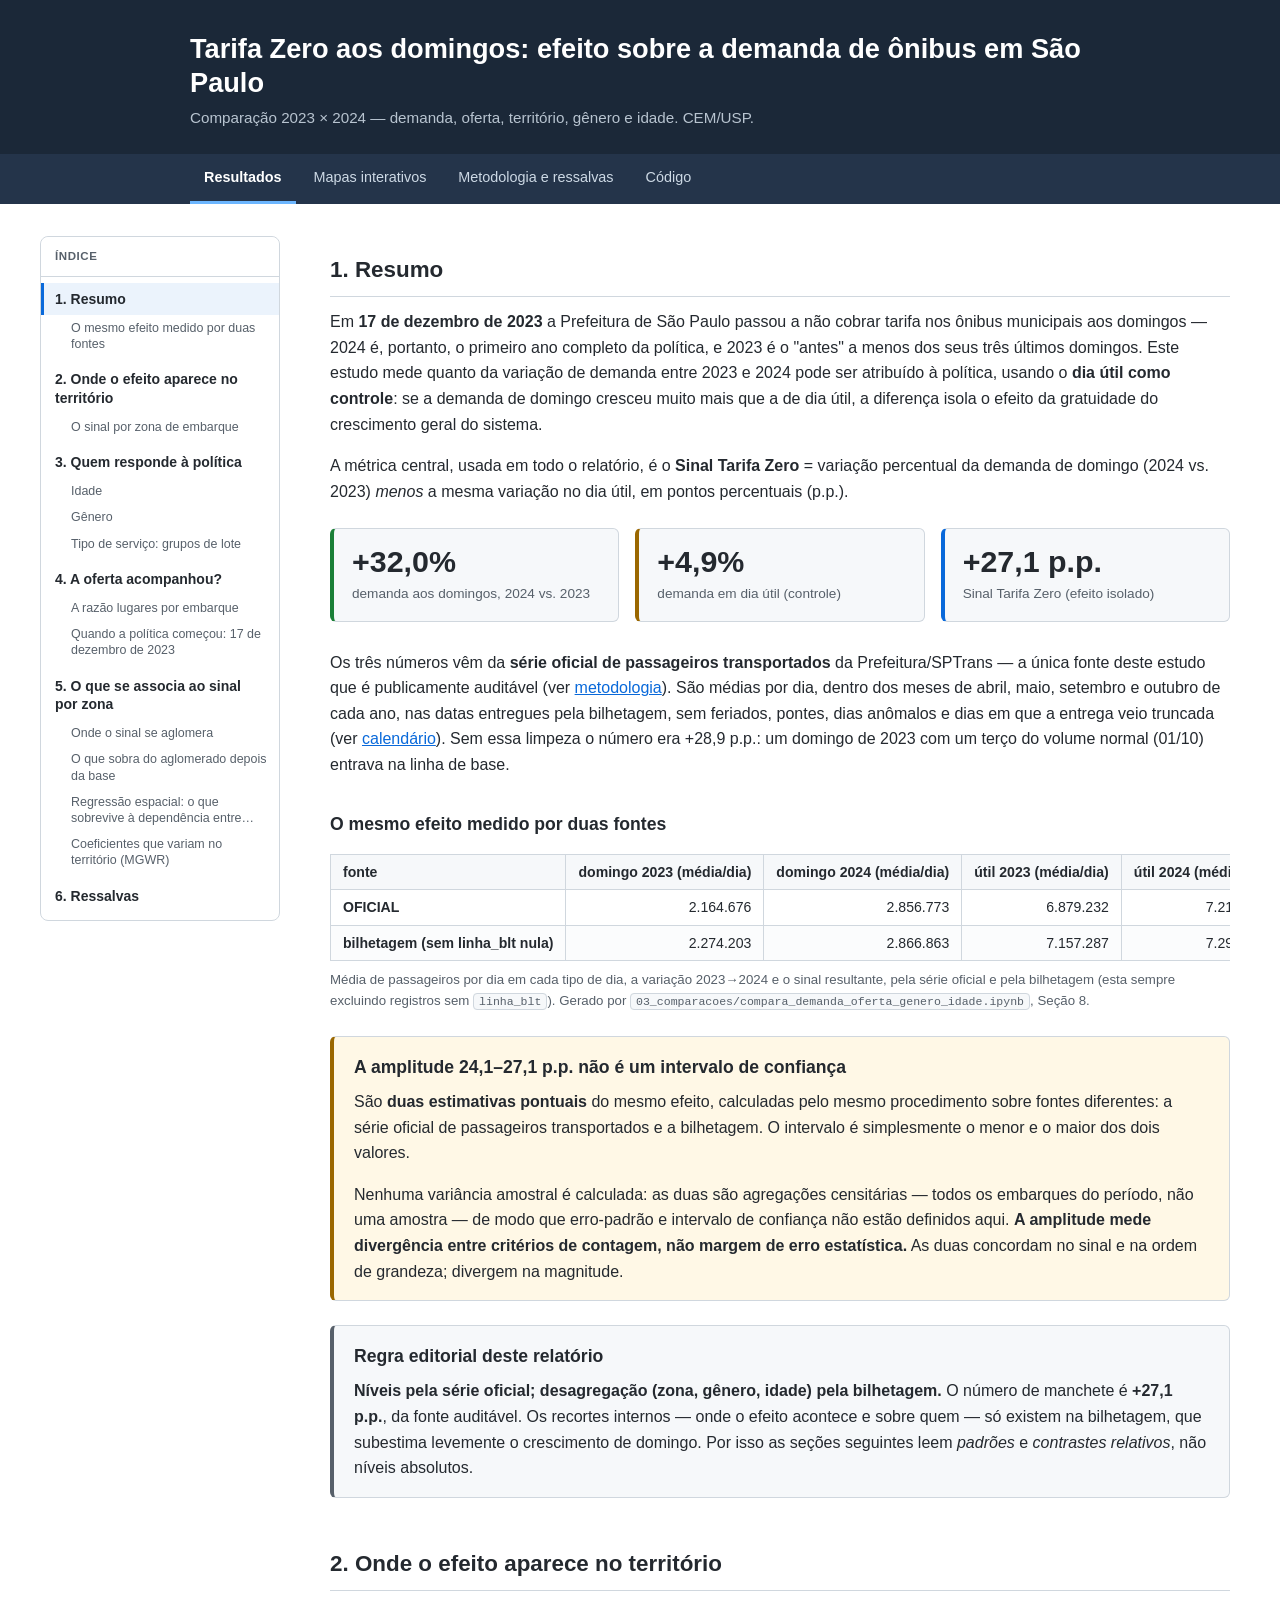
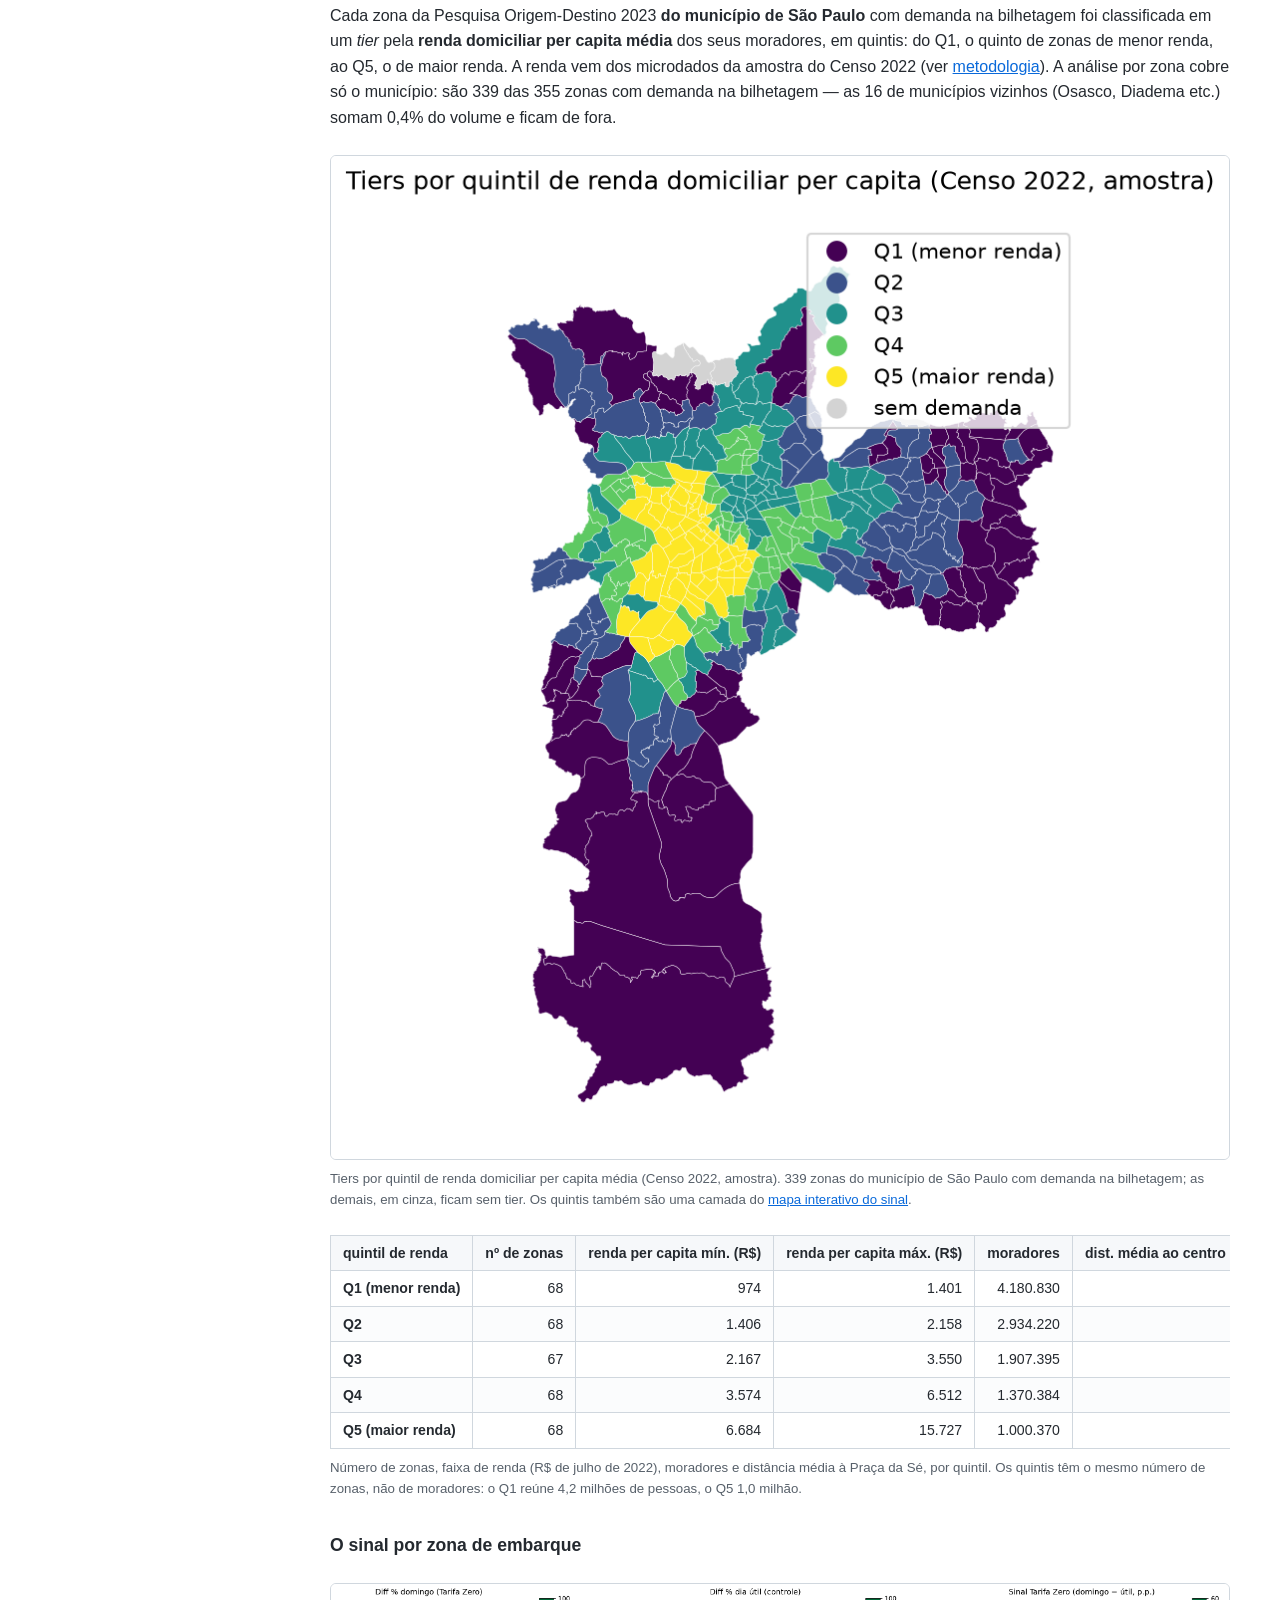
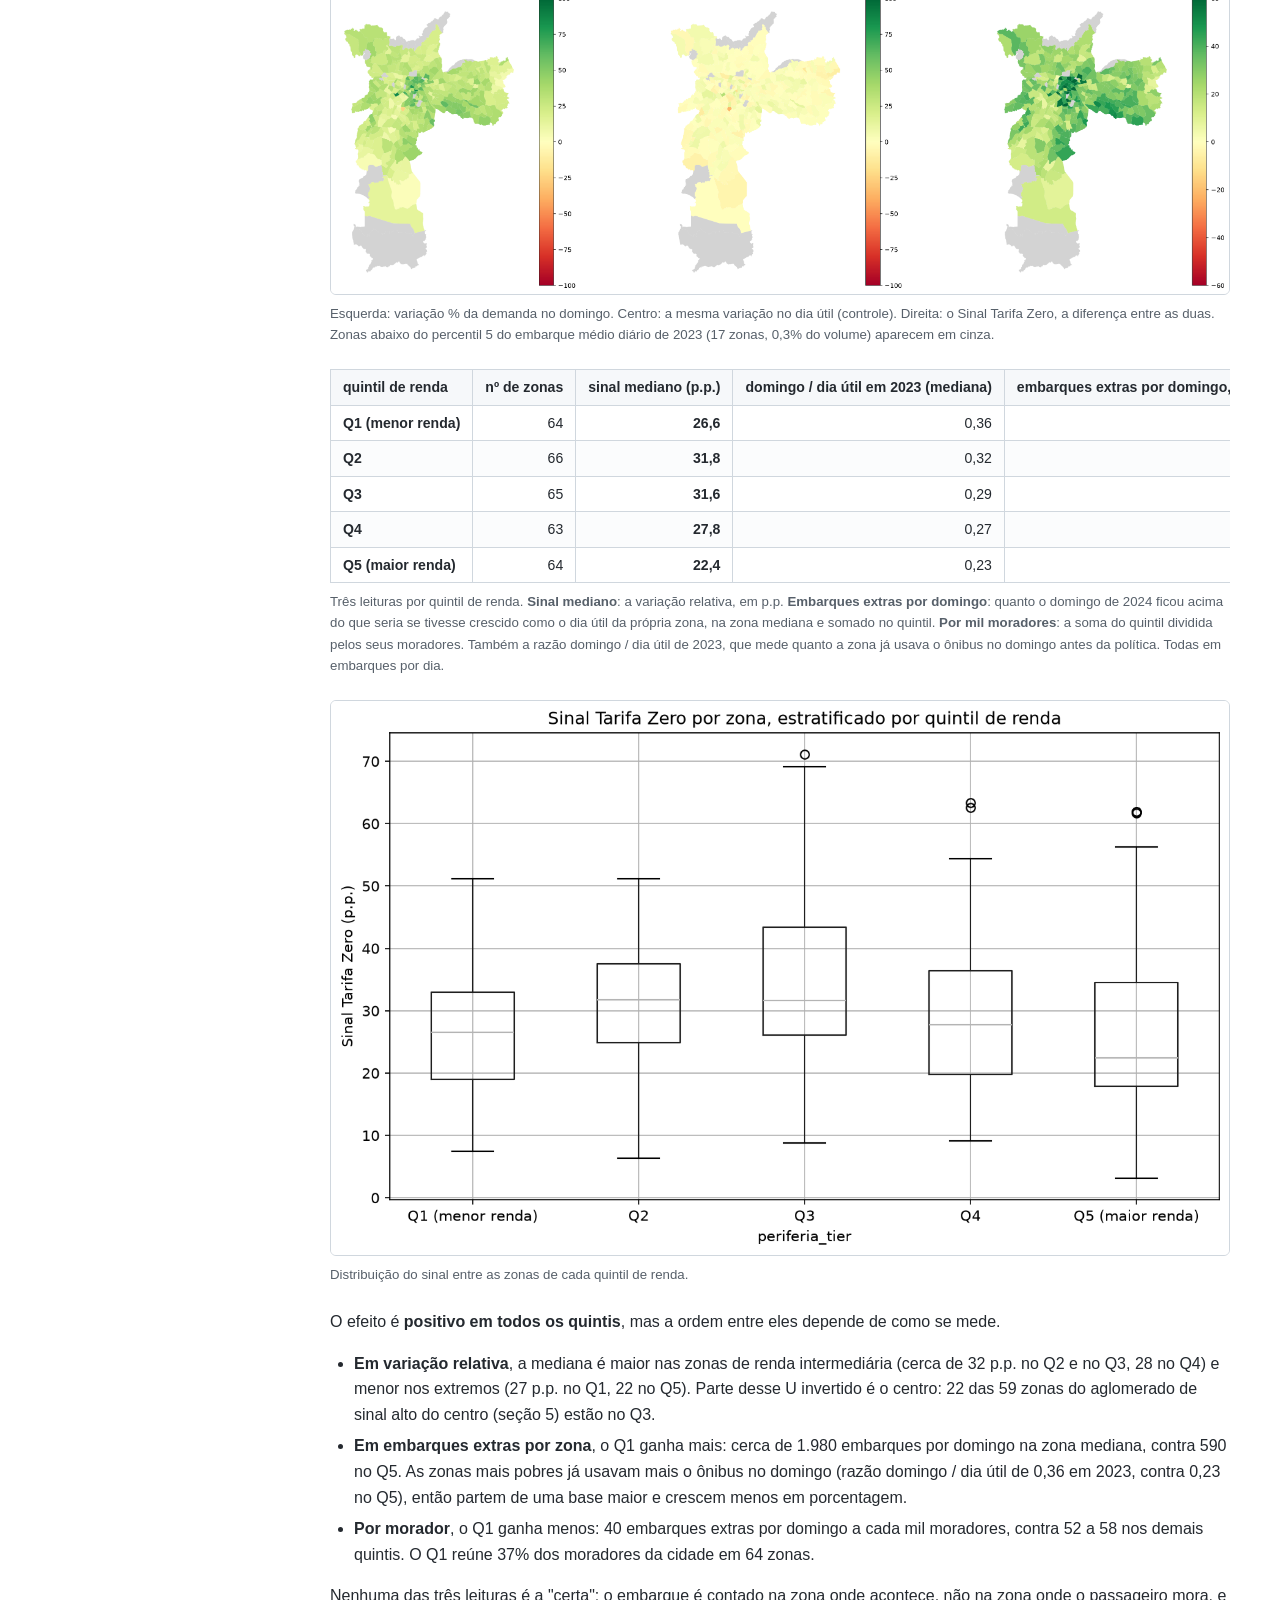
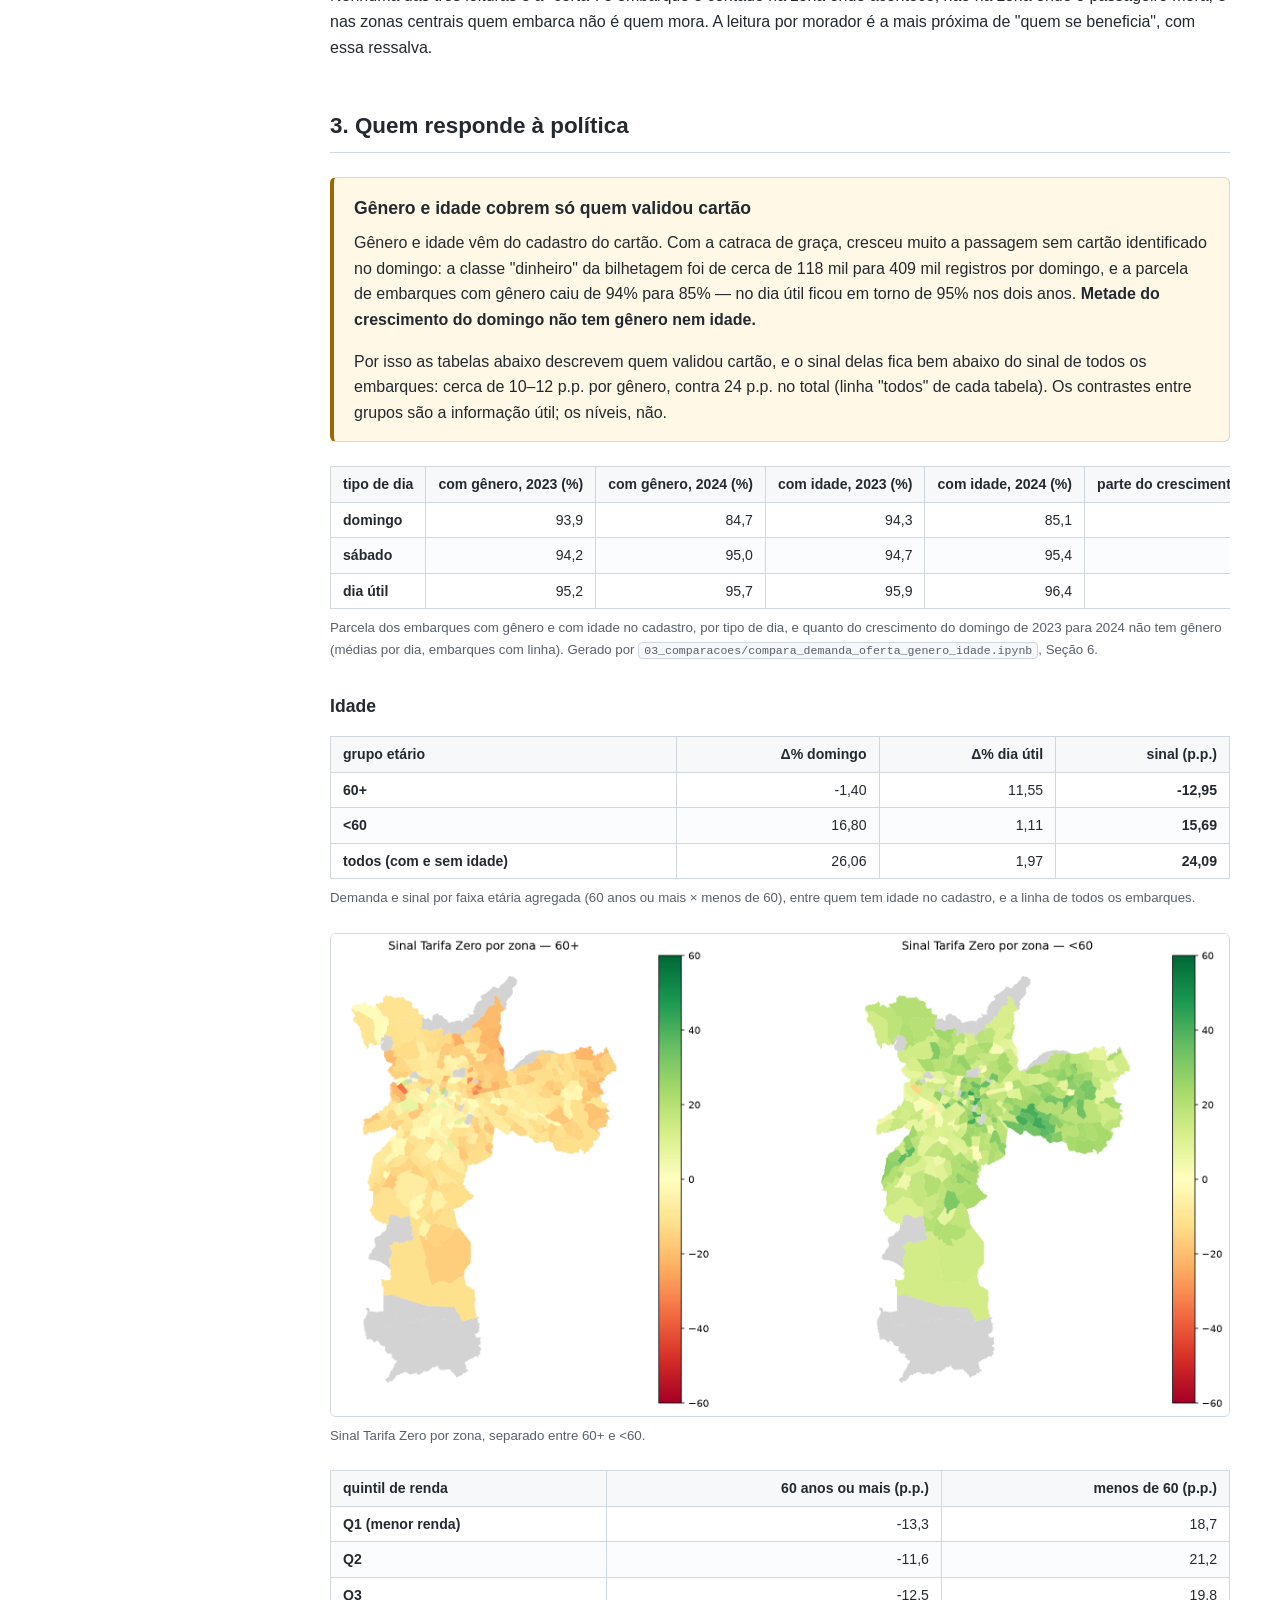
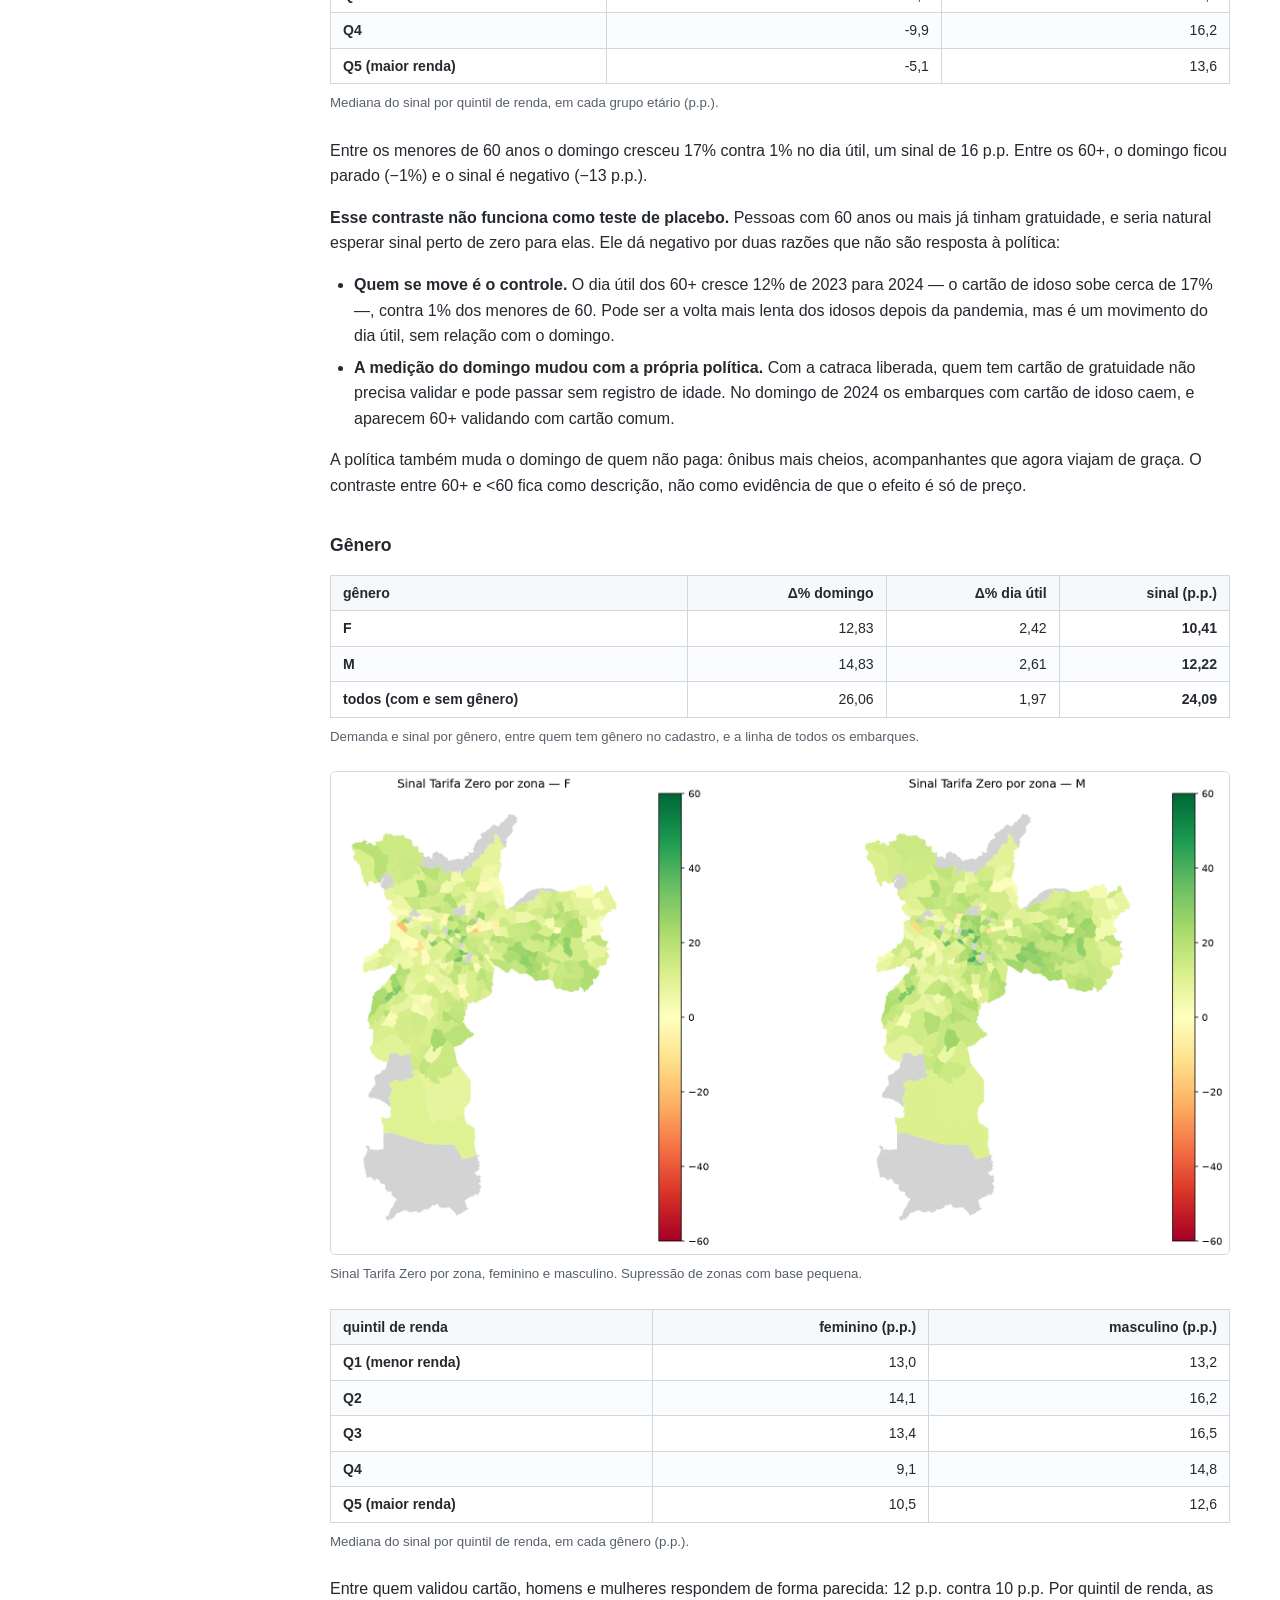
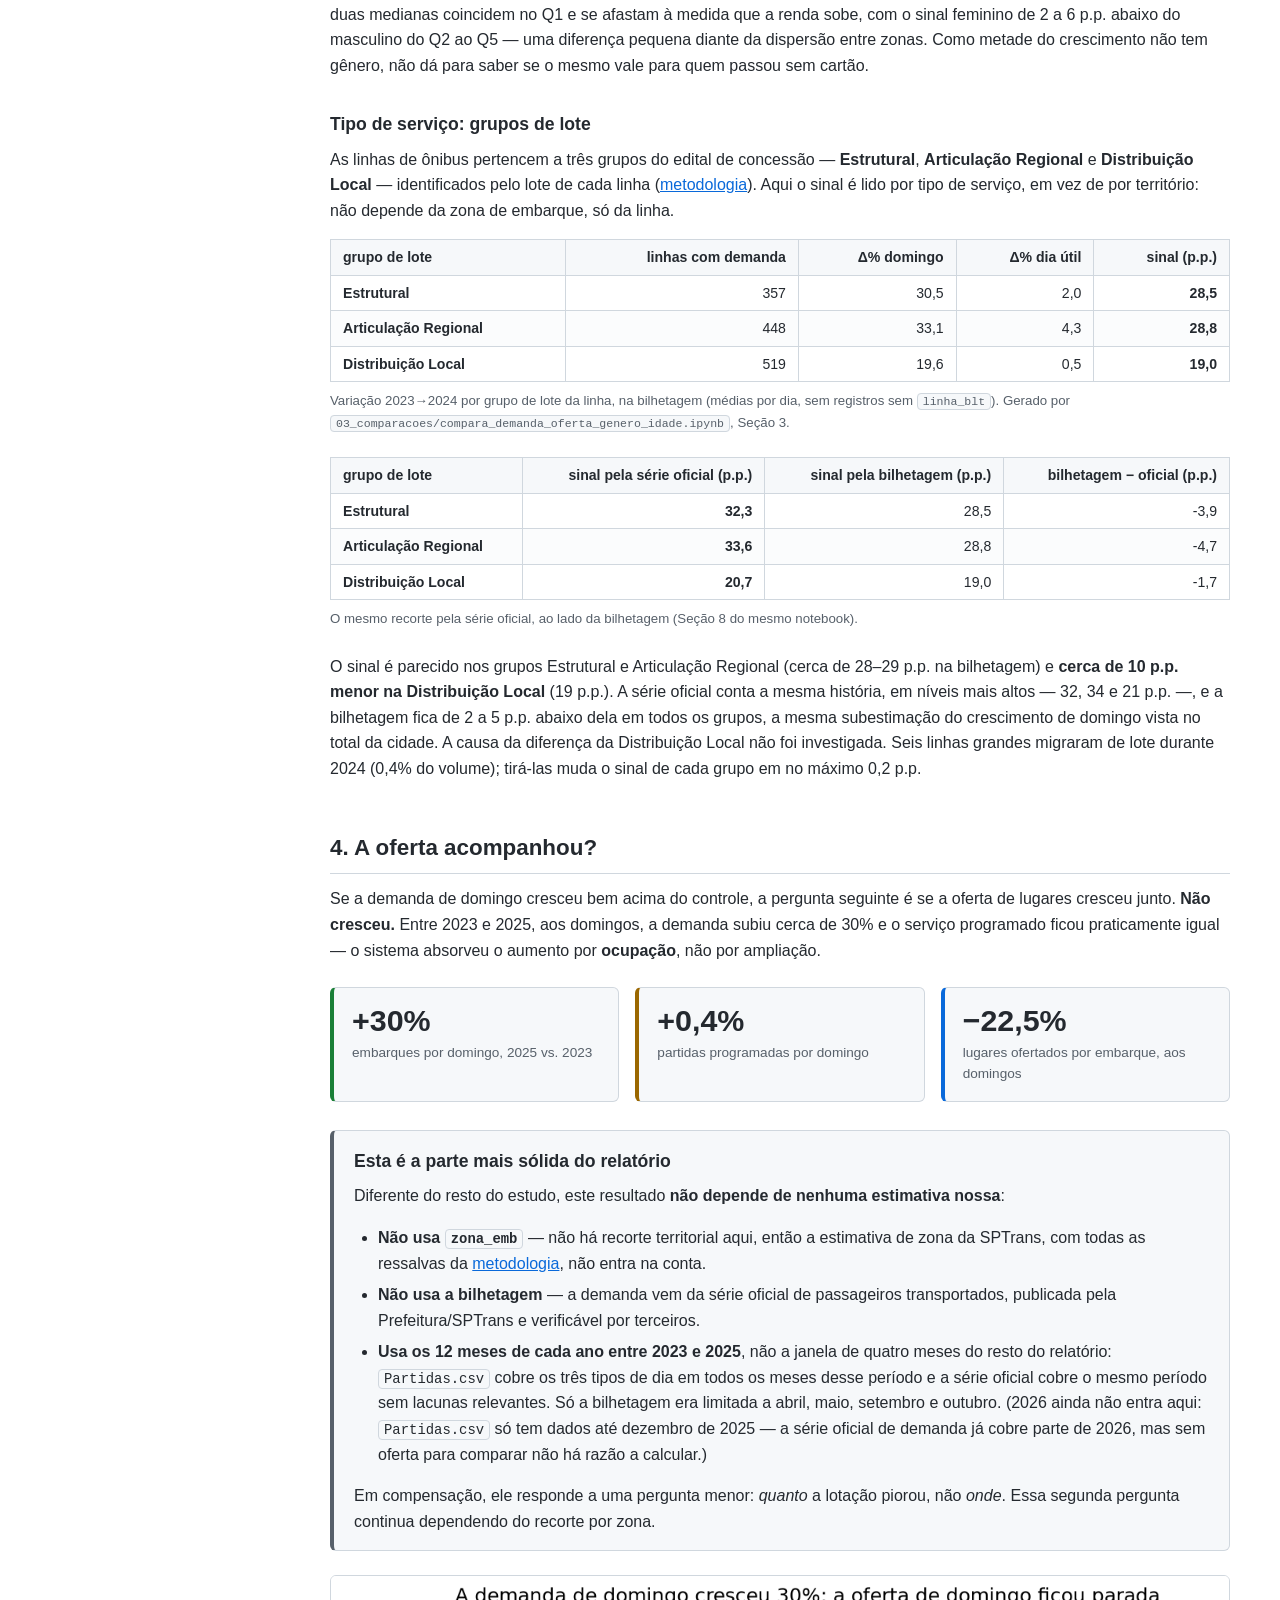
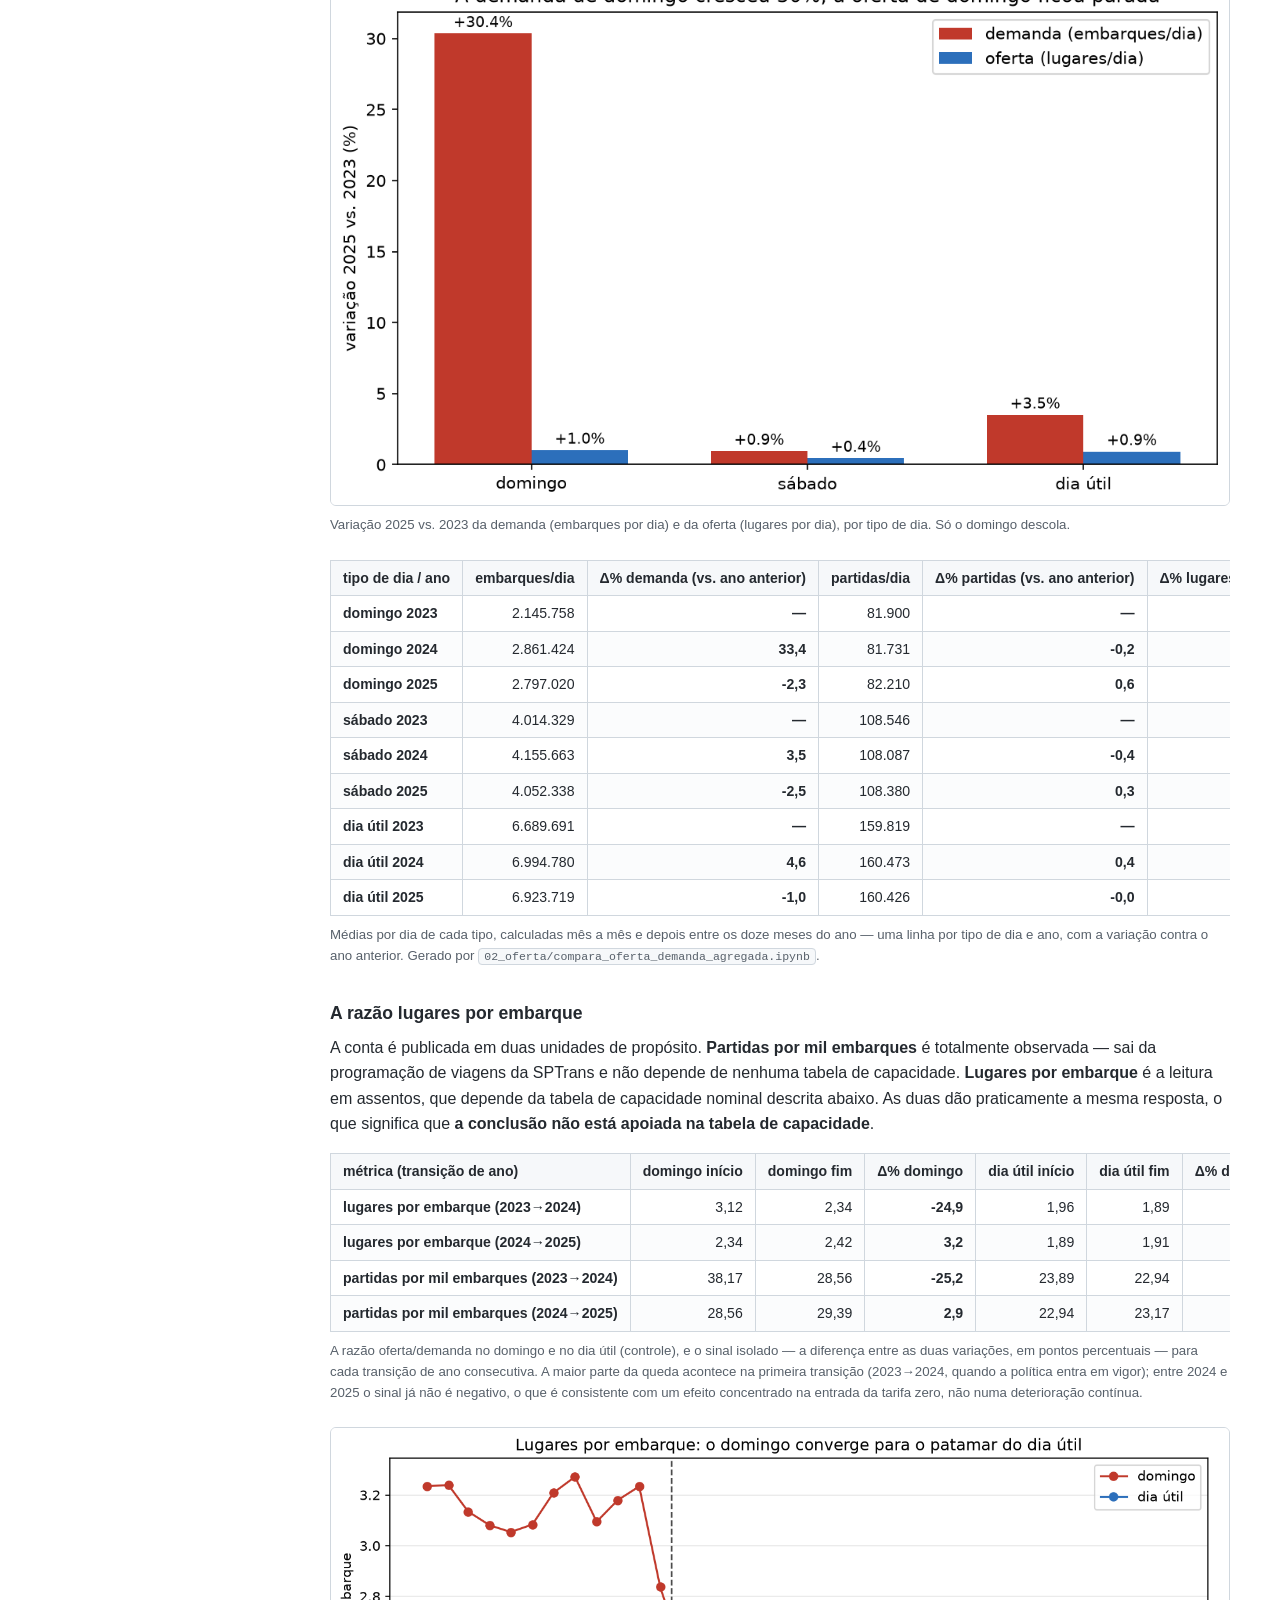
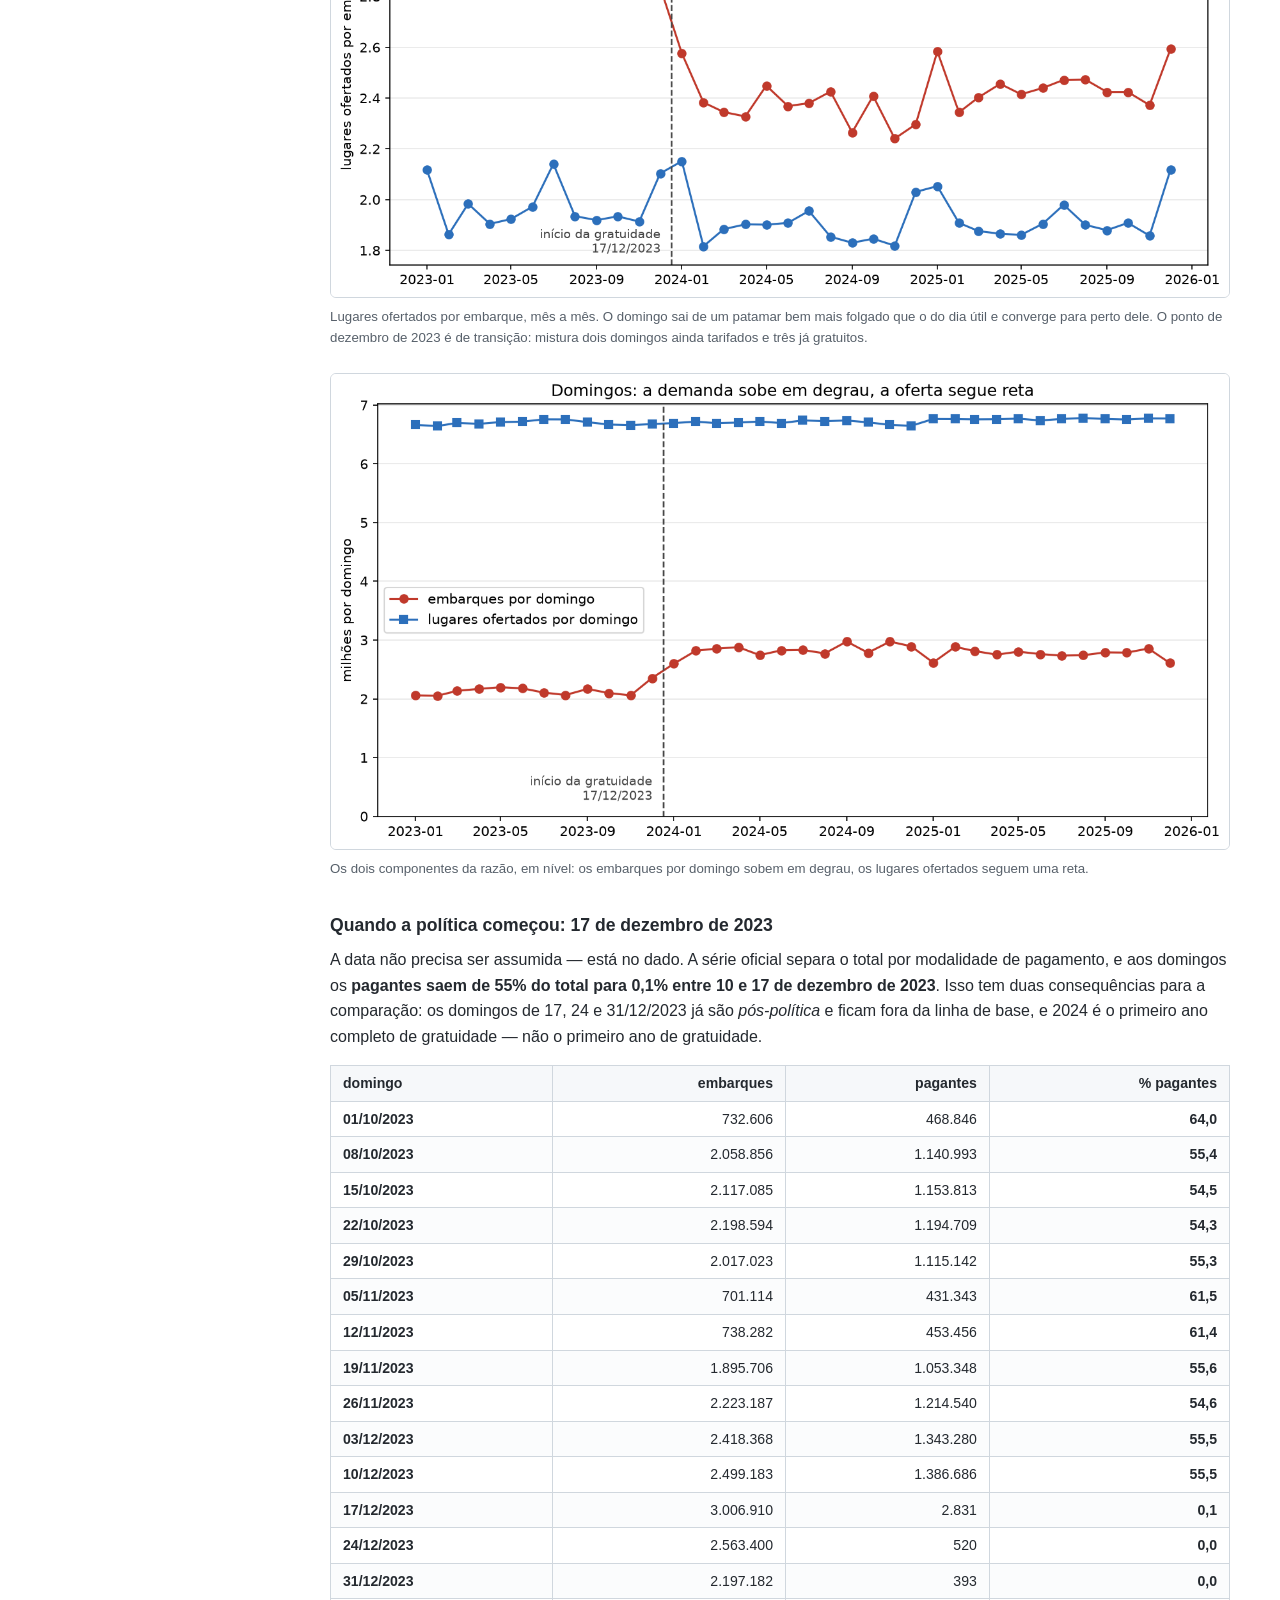
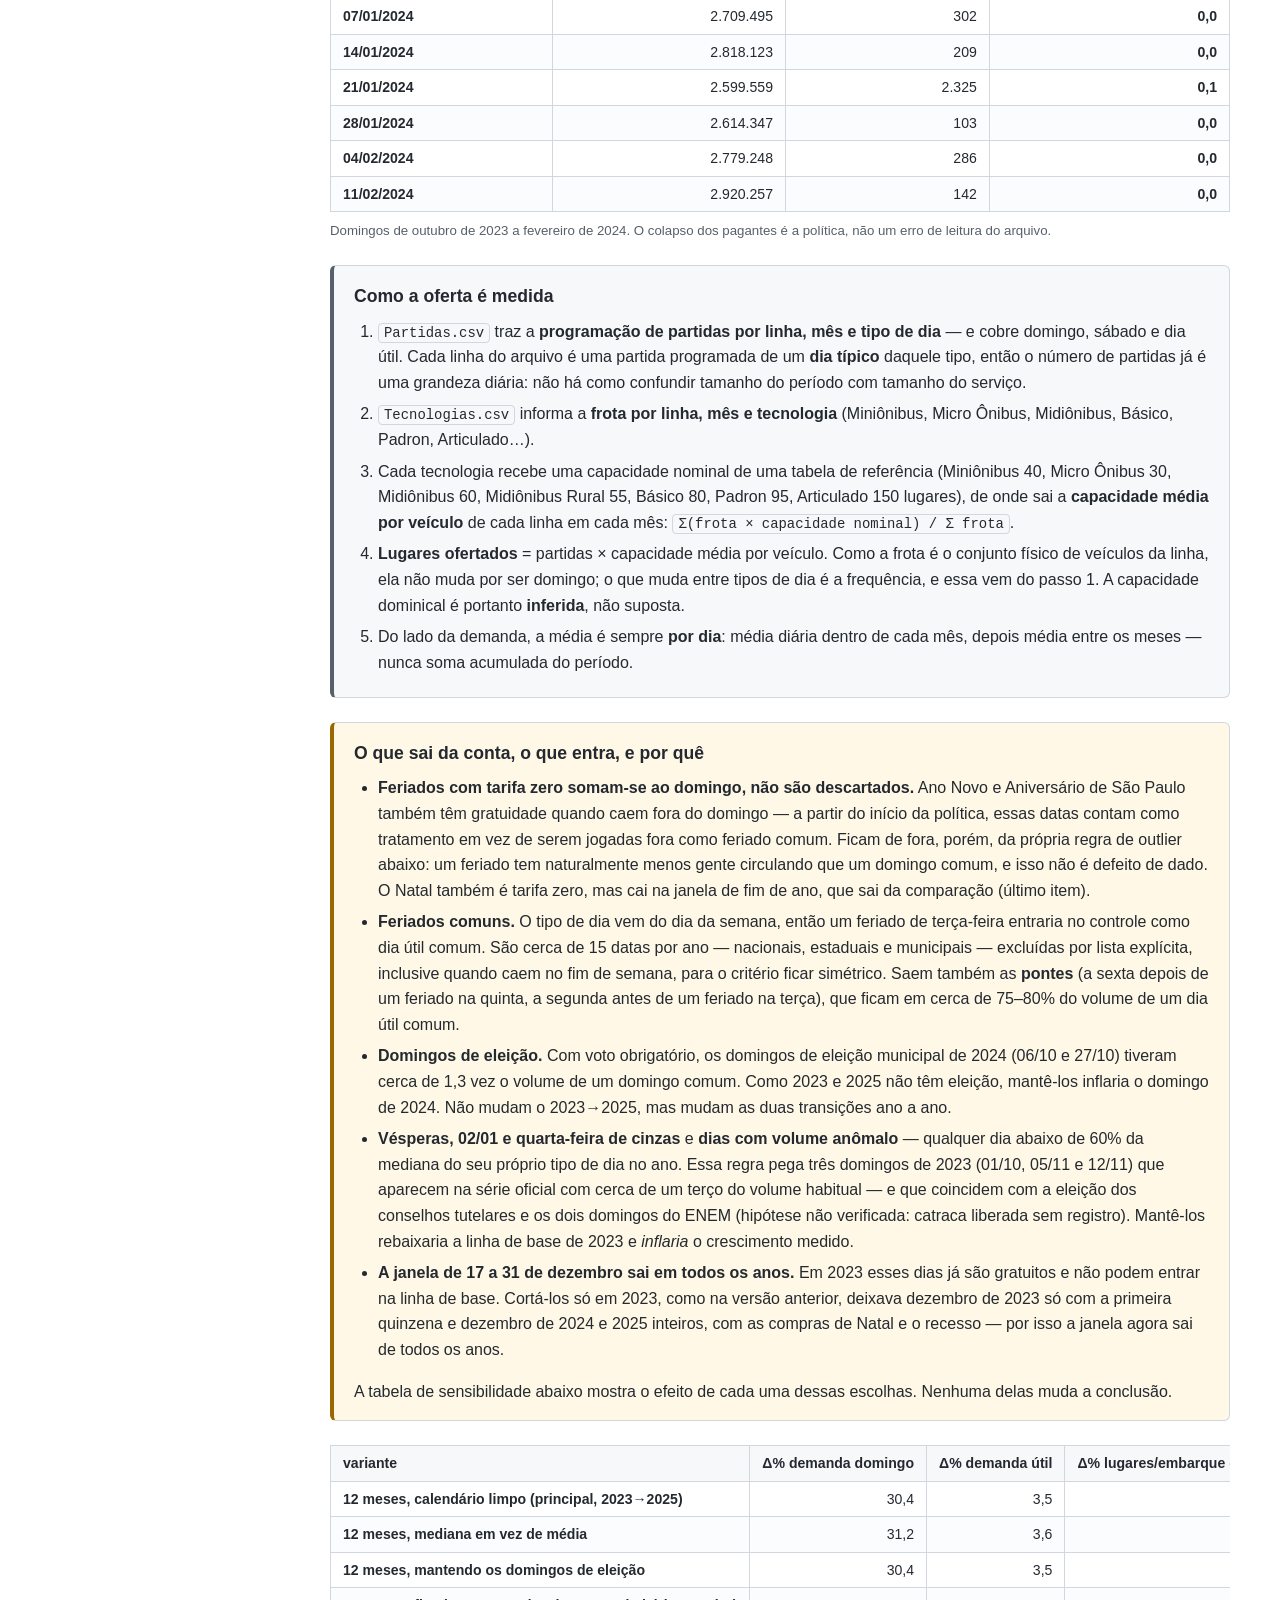
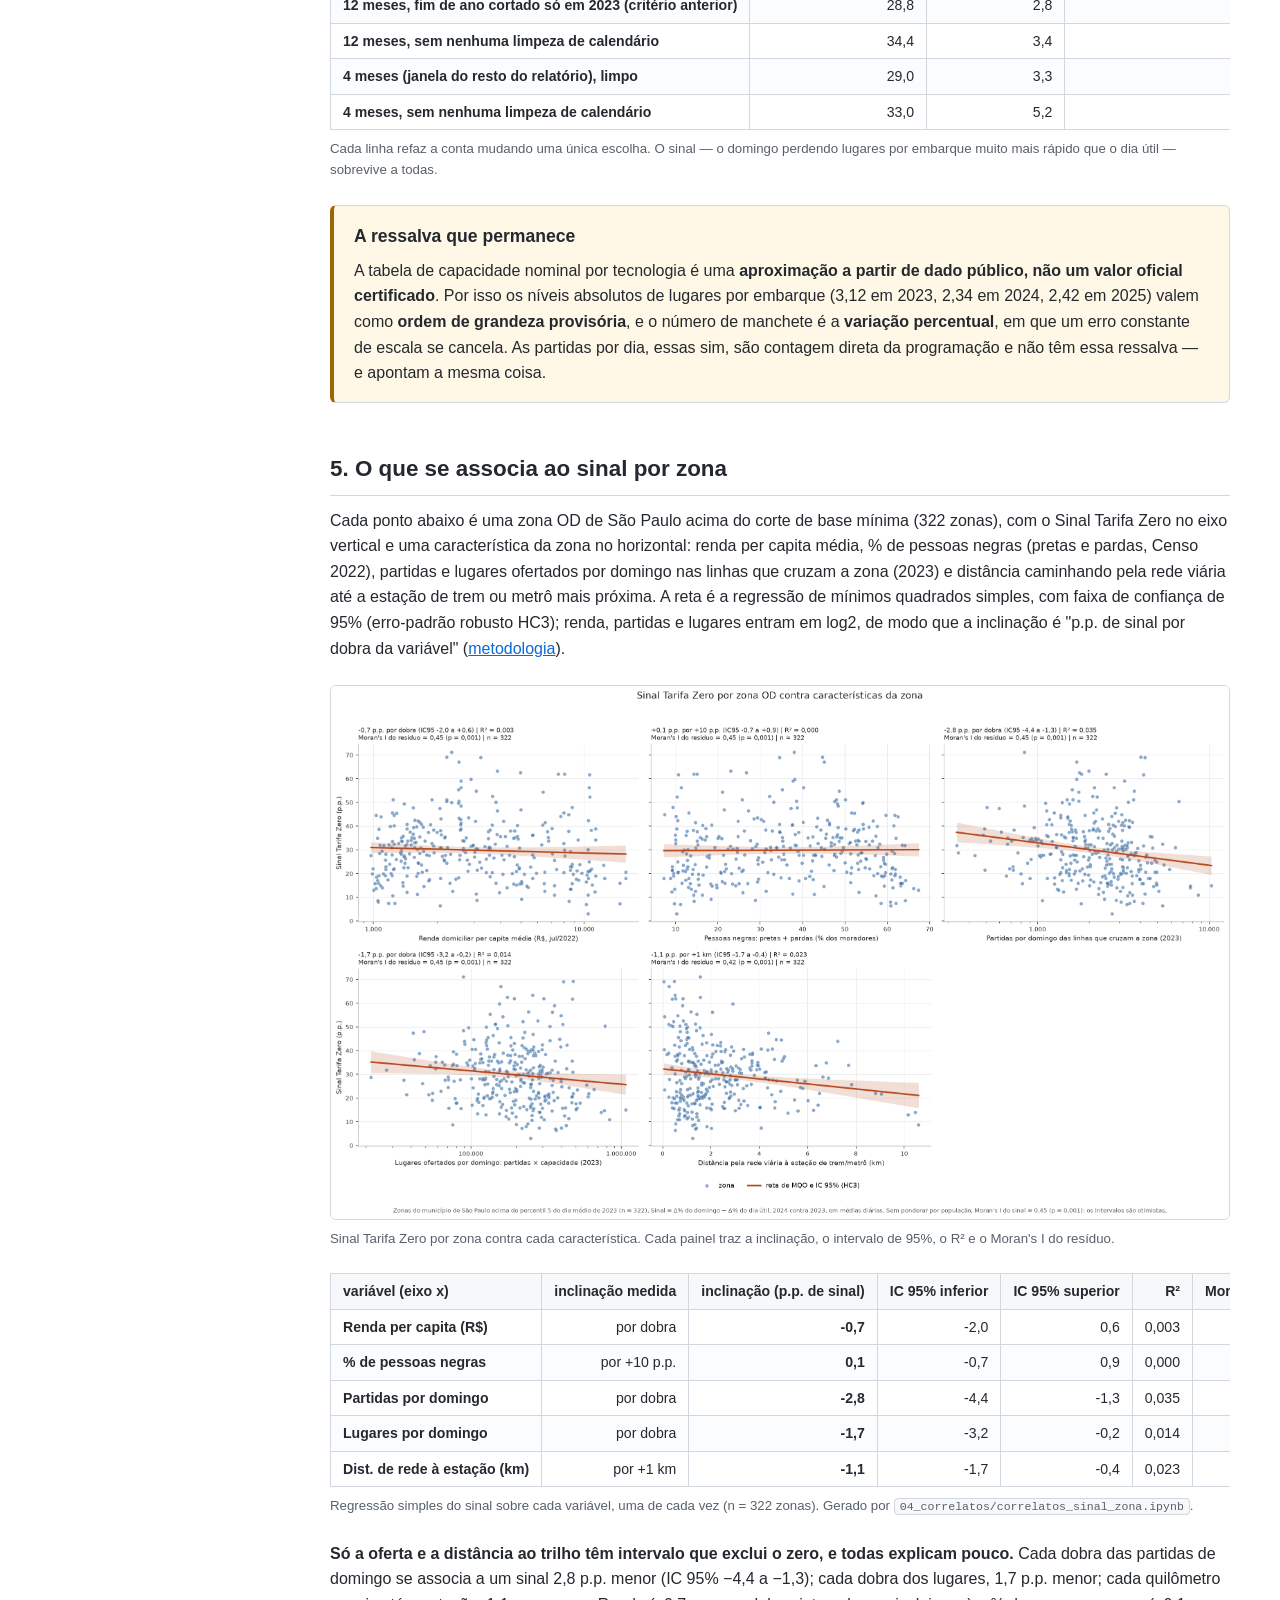
<file: docs/index.html>
<!DOCTYPE html>
<html lang="pt-BR">
<head>
<meta charset="UTF-8">
<meta name="viewport" content="width=device-width, initial-scale=1.0">
<title>Tarifa Zero aos domingos — efeito sobre a demanda de ônibus em São Paulo</title>
<meta name="description" content="Avaliação do efeito da política de Tarifa Zero aos domingos sobre a demanda e a oferta de ônibus municipais de São Paulo, 2023 x 2024.">
<link rel="stylesheet" href="estilo.css">
</head>
<body>

<header class="topo">
  <div class="interno">
    <h1>Tarifa Zero aos domingos: efeito sobre a demanda de ônibus em São Paulo</h1>
    <p class="subtitulo">Comparação 2023 × 2024 — demanda, oferta, território, gênero e idade. CEM/USP.</p>
  </div>
</header>

<nav class="principal">
  <div class="interno">
    <a href="index.html" class="ativo">Resultados</a>
    <a href="mapas.html">Mapas interativos</a>
    <a href="metodologia.html">Metodologia e ressalvas</a>
    <a href="https://github.com/gilandrade/tarifa_zero_sptrans" target="_blank" rel="noopener">Código</a>
  </div>
</nav>

<div class="pagina">

<details class="indice" id="indice" open>
  <summary>Índice</summary>
  <nav aria-label="Índice desta página"><ul></ul></nav>
</details>

<main>

<!-- ================= 1. RESUMO ================= -->
<h2 id="resumo">1. Resumo</h2>

<p>
  Em <strong>17 de dezembro de 2023</strong> a Prefeitura de São Paulo passou a não cobrar tarifa nos
  ônibus municipais aos domingos — 2024 é, portanto, o primeiro ano completo da política, e 2023 é o
  "antes" a menos dos seus três últimos domingos.
  Este estudo mede quanto da variação de demanda entre 2023 e 2024 pode ser atribuído à política,
  usando o <strong>dia útil como controle</strong>: se a demanda de domingo cresceu muito mais que a
  de dia útil, a diferença isola o efeito da gratuidade do crescimento geral do sistema.
</p>

<p>
  A métrica central, usada em todo o relatório, é o
  <strong>Sinal Tarifa Zero</strong> = variação percentual da demanda de domingo (2024 vs. 2023)
  <em>menos</em> a mesma variação no dia útil, em pontos percentuais (p.p.).
</p>

<div class="numeros">
  <div class="numero alta">
    <span class="valor">+32,0%</span>
    <span class="rotulo">demanda aos domingos, 2024 vs. 2023</span>
  </div>
  <div class="numero controle">
    <span class="valor">+4,9%</span>
    <span class="rotulo">demanda em dia útil (controle)</span>
  </div>
  <div class="numero principal">
    <span class="valor">+27,1 p.p.</span>
    <span class="rotulo">Sinal Tarifa Zero (efeito isolado)</span>
  </div>
</div>

<p>
  Os três números vêm da <strong>série oficial de passageiros transportados</strong> da
  Prefeitura/SPTrans — a única fonte deste estudo que é publicamente auditável (ver
  <a href="metodologia.html#fontes">metodologia</a>). São médias por dia, dentro dos meses de abril, maio, setembro e
  outubro de cada ano, nas datas entregues pela bilhetagem, sem feriados, pontes, dias anômalos e dias em que a
  entrega veio truncada (ver <a href="metodologia.html#calendario">calendário</a>). Sem essa limpeza o número era
  +28,9 p.p.: um domingo de 2023 com um terço do volume normal (01/10) entrava na linha de base.
</p>

<h3>O mesmo efeito medido por duas fontes</h3>

<div class="quadro-tabela" data-tabela="resumo_fontes"></div>
<p class="legenda-tabela">
  Média de passageiros por dia em cada tipo de dia, a variação 2023→2024 e o sinal resultante, pela
  série oficial e pela bilhetagem (esta sempre excluindo registros sem <code>linha_blt</code>).
  Gerado por <code>03_comparacoes/compara_demanda_oferta_genero_idade.ipynb</code>, Seção 8.
</p>

<div class="caixa alerta">
  <h3>A amplitude 24,1–27,1 p.p. não é um intervalo de confiança</h3>
  <p>
    São <strong>duas estimativas pontuais</strong> do mesmo efeito, calculadas pelo mesmo
    procedimento sobre fontes diferentes: a série oficial de passageiros transportados e a
    bilhetagem. O intervalo é simplesmente o menor e o maior dos dois valores.
  </p>
  <p>
    Nenhuma variância amostral é calculada: as duas são agregações censitárias — todos os embarques
    do período, não uma amostra — de modo que erro-padrão e intervalo de confiança não estão
    definidos aqui. <strong>A amplitude mede divergência entre critérios de contagem, não margem de
    erro estatística.</strong> As duas concordam no sinal e na ordem de grandeza; divergem na
    magnitude.
  </p>
</div>

<div class="caixa metodo">
  <h3>Regra editorial deste relatório</h3>
  <p>
    <strong>Níveis pela série oficial; desagregação (zona, gênero, idade) pela bilhetagem.</strong>
    O número de manchete é <strong>+27,1 p.p.</strong>, da fonte auditável. Os recortes internos —
    onde o efeito acontece e sobre quem — só existem na bilhetagem, que subestima levemente o
    crescimento de domingo. Por isso as seções seguintes leem <em>padrões</em> e <em>contrastes
    relativos</em>, não níveis absolutos.
  </p>
</div>

<!-- ================= 2. TERRITÓRIO ================= -->
<h2 id="territorio">2. Onde o efeito aparece no território</h2>

<p>
  Cada zona da Pesquisa Origem-Destino 2023 <strong>do município de São Paulo</strong> com demanda na bilhetagem foi classificada em um
  <em>tier</em> pela <strong>renda domiciliar per capita média</strong> dos seus moradores, em
  quintis: do Q1, o quinto de zonas de menor renda, ao Q5, o de maior renda. A renda vem dos
  microdados da amostra do Censo 2022 (ver <a href="metodologia.html#renda">metodologia</a>). A análise por zona cobre só
  o município: são 339 das 355 zonas com demanda na bilhetagem — as 16 de municípios vizinhos (Osasco, Diadema etc.)
  somam 0,4% do volume e ficam de fora.
</p>

<figure>
  <img src="img/tiers_periferia.png" alt="Mapa das zonas OD classificadas em cinco quintis de renda domiciliar per capita">
  <figcaption>
    Tiers por quintil de renda domiciliar per capita média (Censo 2022, amostra). 339 zonas do
    município de São Paulo com demanda na bilhetagem; as demais, em cinza, ficam sem tier. Os quintis
    também são uma camada do <a href="mapa_sinal_tarifa_zero_zona.html">mapa interativo do sinal</a>.
  </figcaption>
</figure>

<div class="quadro-tabela" data-tabela="tiers_periferia"></div>
<p class="legenda-tabela">
  Número de zonas, faixa de renda (R$ de julho de 2022), moradores e distância média à Praça da Sé,
  por quintil. Os quintis têm o mesmo número de zonas, não de moradores: o Q1 reúne 4,2 milhões de
  pessoas, o Q5 1,0 milhão.
</p>

<h3>O sinal por zona de embarque</h3>

<figure>
  <img src="img/sinal_zona_3paineis.png" alt="Três mapas lado a lado: variação percentual no domingo, no dia útil, e o sinal resultante por zona">
  <figcaption>
    Esquerda: variação % da demanda no domingo. Centro: a mesma variação no dia útil (controle).
    Direita: o Sinal Tarifa Zero, a diferença entre as duas. Zonas abaixo do percentil 5 do
    embarque médio diário de 2023 (17 zonas, 0,3% do volume) aparecem em cinza.
  </figcaption>
</figure>

<div class="quadro-tabela" data-tabela="sinal_por_tier_zona"></div>
<p class="legenda-tabela">
  Três leituras por quintil de renda. <strong>Sinal mediano</strong>: a variação relativa, em p.p.
  <strong>Embarques extras por domingo</strong>: quanto o domingo de 2024 ficou acima do que seria se tivesse
  crescido como o dia útil da própria zona, na zona mediana e somado no quintil. <strong>Por mil moradores</strong>:
  a soma do quintil dividida pelos seus moradores. Também a razão domingo / dia útil de 2023, que mede quanto a zona
  já usava o ônibus no domingo antes da política. Todas em embarques por dia.
</p>

<figure>
  <img src="img/sinal_zona_boxplot_tier.png" alt="Boxplot do sinal Tarifa Zero por zona, estratificado por quintil de renda">
  <figcaption>Distribuição do sinal entre as zonas de cada quintil de renda.</figcaption>
</figure>

<p>
  O efeito é <strong>positivo em todos os quintis</strong>, mas a ordem entre eles depende de como se mede.
</p>

<ul>
  <li>
    <strong>Em variação relativa</strong>, a mediana é maior nas zonas de renda intermediária (cerca de 32 p.p. no Q2 e
    no Q3, 28 no Q4) e menor nos extremos (27 p.p. no Q1, 22 no Q5). Parte desse U invertido é o centro: 22 das 59
    zonas do aglomerado de sinal alto do centro (seção 5) estão no Q3.
  </li>
  <li>
    <strong>Em embarques extras por zona</strong>, o Q1 ganha mais: cerca de 1.980 embarques por domingo na zona mediana,
    contra 590 no Q5. As zonas mais pobres já usavam mais o ônibus no domingo (razão domingo / dia útil de 0,36 em 2023,
    contra 0,23 no Q5), então partem de uma base maior e crescem menos em porcentagem.
  </li>
  <li>
    <strong>Por morador</strong>, o Q1 ganha menos: 40 embarques extras por domingo a cada mil moradores, contra 52 a 58
    nos demais quintis. O Q1 reúne 37% dos moradores da cidade em 64 zonas.
  </li>
</ul>

<p>
  Nenhuma das três leituras é a "certa": o embarque é contado na zona onde acontece, não na zona onde o passageiro
  mora, e nas zonas centrais quem embarca não é quem mora. A leitura por morador é a mais próxima de "quem se
  beneficia", com essa ressalva.
</p>

<!-- ================= 3. QUEM RESPONDE ================= -->
<h2 id="quem">3. Quem responde à política</h2>

<div class="caixa alerta">
  <h3>Gênero e idade cobrem só quem validou cartão</h3>
  <p>
    Gênero e idade vêm do cadastro do cartão. Com a catraca de graça, cresceu muito a passagem sem cartão
    identificado no domingo: a classe "dinheiro" da bilhetagem foi de cerca de 118 mil para 409 mil registros por
    domingo, e a parcela de embarques com gênero caiu de 94% para 85% — no dia útil ficou em torno de 95% nos dois
    anos. <strong>Metade do crescimento do domingo não tem gênero nem idade.</strong>
  </p>
  <p>
    Por isso as tabelas abaixo descrevem quem validou cartão, e o sinal delas fica bem abaixo do sinal de todos os
    embarques: cerca de 10–12 p.p. por gênero, contra 24 p.p. no total (linha "todos" de cada tabela). Os contrastes
    entre grupos são a informação útil; os níveis, não.
  </p>
</div>

<div class="quadro-tabela" data-tabela="cobertura_identificacao"></div>
<p class="legenda-tabela">
  Parcela dos embarques com gênero e com idade no cadastro, por tipo de dia, e quanto do crescimento do domingo de
  2023 para 2024 não tem gênero (médias por dia, embarques com linha). Gerado por
  <code>03_comparacoes/compara_demanda_oferta_genero_idade.ipynb</code>, Seção 6.
</p>

<h3>Idade</h3>

<div class="quadro-tabela" data-tabela="resumo_idade"></div>
<p class="legenda-tabela">
  Demanda e sinal por faixa etária agregada (60 anos ou mais × menos de 60), entre quem tem idade no cadastro, e a
  linha de todos os embarques.
</p>

<figure>
  <img src="img/sinal_zona_idade.png" alt="Dois mapas do sinal Tarifa Zero por zona: 60 anos ou mais, e menos de 60">
  <figcaption>Sinal Tarifa Zero por zona, separado entre 60+ e &lt;60.</figcaption>
</figure>

<div class="quadro-tabela" data-tabela="sinal_tier_idade"></div>
<p class="legenda-tabela">Mediana do sinal por quintil de renda, em cada grupo etário (p.p.).</p>

<p>
  Entre os menores de 60 anos o domingo cresceu 17% contra 1% no dia útil, um sinal de 16 p.p. Entre os 60+, o
  domingo ficou parado (−1%) e o sinal é negativo (−13 p.p.).
</p>

<p>
  <strong>Esse contraste não funciona como teste de placebo.</strong> Pessoas com 60 anos ou mais já tinham
  gratuidade, e seria natural esperar sinal perto de zero para elas. Ele dá negativo por duas razões que não são
  resposta à política:
</p>

<ul>
  <li>
    <strong>Quem se move é o controle.</strong> O dia útil dos 60+ cresce 12% de 2023 para 2024 — o cartão de idoso
    sobe cerca de 17% —, contra 1% dos menores de 60. Pode ser a volta mais lenta dos idosos depois da pandemia, mas é
    um movimento do dia útil, sem relação com o domingo.
  </li>
  <li>
    <strong>A medição do domingo mudou com a própria política.</strong> Com a catraca liberada, quem tem cartão de
    gratuidade não precisa validar e pode passar sem registro de idade. No domingo de 2024 os embarques com cartão de
    idoso caem, e aparecem 60+ validando com cartão comum.
  </li>
</ul>

<p>
  A política também muda o domingo de quem não paga: ônibus mais cheios, acompanhantes que agora viajam de graça.
  O contraste entre 60+ e &lt;60 fica como descrição, não como evidência de que o efeito é só de preço.
</p>

<h3>Gênero</h3>

<div class="quadro-tabela" data-tabela="resumo_genero"></div>
<p class="legenda-tabela">
  Demanda e sinal por gênero, entre quem tem gênero no cadastro, e a linha de todos os embarques.
</p>

<figure>
  <img src="img/sinal_zona_genero.png" alt="Dois mapas do sinal Tarifa Zero por zona, feminino e masculino">
  <figcaption>Sinal Tarifa Zero por zona, feminino e masculino. Supressão de zonas com base pequena.</figcaption>
</figure>

<div class="quadro-tabela" data-tabela="sinal_tier_genero"></div>
<p class="legenda-tabela">Mediana do sinal por quintil de renda, em cada gênero (p.p.).</p>

<p>
  Entre quem validou cartão, homens e mulheres respondem de forma parecida: 12 p.p. contra 10 p.p. Por quintil de
  renda, as duas medianas coincidem no Q1 e se afastam à medida que a renda sobe, com o sinal feminino de 2 a 6 p.p.
  abaixo do masculino do Q2 ao Q5 — uma diferença pequena diante da dispersão entre zonas. Como metade do crescimento
  não tem gênero, não dá para saber se o mesmo vale para quem passou sem cartão.
</p>

<h3>Tipo de serviço: grupos de lote</h3>

<p>
  As linhas de ônibus pertencem a três grupos do edital de concessão — <strong>Estrutural</strong>,
  <strong>Articulação Regional</strong> e <strong>Distribuição Local</strong> — identificados pelo lote de cada
  linha (<a href="metodologia.html#grupos">metodologia</a>). Aqui o sinal é lido por tipo de serviço, em vez de por
  território: não depende da zona de embarque, só da linha.
</p>

<div class="quadro-tabela" data-tabela="sinal_por_grupo_linha"></div>
<p class="legenda-tabela">
  Variação 2023→2024 por grupo de lote da linha, na bilhetagem (médias por dia, sem registros sem
  <code>linha_blt</code>). Gerado por <code>03_comparacoes/compara_demanda_oferta_genero_idade.ipynb</code>, Seção 3.
</p>

<div class="quadro-tabela" data-tabela="validacao_grupo_linha"></div>
<p class="legenda-tabela">O mesmo recorte pela série oficial, ao lado da bilhetagem (Seção 8 do mesmo notebook).</p>

<p>
  O sinal é parecido nos grupos Estrutural e Articulação Regional (cerca de 28–29 p.p. na bilhetagem) e
  <strong>cerca de 10 p.p. menor na Distribuição Local</strong> (19 p.p.). A série oficial conta a mesma história,
  em níveis mais altos — 32, 34 e 21 p.p. —, e a bilhetagem fica de 2 a 5 p.p. abaixo dela em todos os grupos, a mesma
  subestimação do crescimento de domingo vista no total da cidade. A causa da diferença da Distribuição Local não foi investigada.
  Seis linhas grandes migraram de lote durante 2024 (0,4% do volume); tirá-las muda o sinal de cada grupo em no máximo
  0,2 p.p.
</p>

<!-- ================= 4. OFERTA ================= -->
<h2 id="oferta">4. A oferta acompanhou?</h2>

<p>
  Se a demanda de domingo cresceu bem acima do controle, a pergunta seguinte é se a oferta de
  lugares cresceu junto. <strong>Não cresceu.</strong> Entre 2023 e 2025, aos domingos, a demanda
  subiu cerca de 30% e o serviço programado ficou praticamente igual — o sistema absorveu o
  aumento por <strong>ocupação</strong>, não por ampliação.
</p>

<div class="numeros">
  <div class="numero alta">
    <span class="valor">+30%</span>
    <span class="rotulo">embarques por domingo, 2025 vs. 2023</span>
  </div>
  <div class="numero controle">
    <span class="valor">+0,4%</span>
    <span class="rotulo">partidas programadas por domingo</span>
  </div>
  <div class="numero principal">
    <span class="valor">−22,5%</span>
    <span class="rotulo">lugares ofertados por embarque, aos domingos</span>
  </div>
</div>

<div class="caixa metodo">
  <h3>Esta é a parte mais sólida do relatório</h3>
  <p>
    Diferente do resto do estudo, este resultado <strong>não depende de nenhuma estimativa nossa</strong>:
  </p>
  <ul>
    <li>
      <strong>Não usa <code>zona_emb</code></strong> — não há recorte territorial aqui, então a
      estimativa de zona da SPTrans, com todas as ressalvas da
      <a href="metodologia.html">metodologia</a>, não entra na conta.
    </li>
    <li>
      <strong>Não usa a bilhetagem</strong> — a demanda vem da série oficial de passageiros
      transportados, publicada pela Prefeitura/SPTrans e verificável por terceiros.
    </li>
    <li>
      <strong>Usa os 12 meses de cada ano entre 2023 e 2025</strong>, não a janela de quatro meses
      do resto do relatório: <code>Partidas.csv</code> cobre os três tipos de dia em todos os meses
      desse período e a série oficial cobre o mesmo período sem lacunas relevantes. Só a bilhetagem
      era limitada a abril, maio, setembro e outubro. (2026 ainda não entra aqui: <code>Partidas.csv</code>
      só tem dados até dezembro de 2025 — a série oficial de demanda já cobre parte de 2026, mas sem
      oferta para comparar não há razão a calcular.)
    </li>
  </ul>
  <p>
    Em compensação, ele responde a uma pergunta menor: <em>quanto</em> a lotação piorou, não
    <em>onde</em>. Essa segunda pergunta continua dependendo do recorte por zona.
  </p>
</div>

<figure>
  <img src="img/variacao_oferta_demanda_barras.png" alt="Barras comparando a variação percentual da demanda e da oferta em domingo, sábado e dia útil">
  <figcaption>
    Variação 2025 vs. 2023 da demanda (embarques por dia) e da oferta (lugares por dia), por tipo de
    dia. Só o domingo descola.
  </figcaption>
</figure>

<div class="quadro-tabela" data-tabela="oferta_demanda_agregada"></div>
<p class="legenda-tabela">
  Médias por dia de cada tipo, calculadas mês a mês e depois entre os doze meses do ano — uma linha
  por tipo de dia e ano, com a variação contra o ano anterior. Gerado por
  <code>02_oferta/compara_oferta_demanda_agregada.ipynb</code>.
</p>

<h3>A razão lugares por embarque</h3>

<p>
  A conta é publicada em duas unidades de propósito. <strong>Partidas por mil embarques</strong> é
  totalmente observada — sai da programação de viagens da SPTrans e não depende de nenhuma tabela de
  capacidade. <strong>Lugares por embarque</strong> é a leitura em assentos, que depende da tabela de
  capacidade nominal descrita abaixo. As duas dão praticamente a mesma resposta, o que significa que
  <strong>a conclusão não está apoiada na tabela de capacidade</strong>.
</p>

<div class="quadro-tabela" data-tabela="sinal_ocupacao"></div>
<p class="legenda-tabela">
  A razão oferta/demanda no domingo e no dia útil (controle), e o sinal isolado — a diferença entre
  as duas variações, em pontos percentuais — para cada transição de ano consecutiva. A maior parte
  da queda acontece na primeira transição (2023→2024, quando a política entra em vigor); entre
  2024 e 2025 o sinal já não é negativo, o que é consistente com um efeito concentrado na entrada
  da tarifa zero, não numa deterioração contínua.
</p>

<figure>
  <img src="img/lugares_por_embarque_mensal.png" alt="Série mensal de lugares ofertados por embarque, domingo e dia útil, 2023-2025">
  <figcaption>
    Lugares ofertados por embarque, mês a mês. O domingo sai de um patamar bem mais folgado que o do
    dia útil e converge para perto dele. O ponto de dezembro de 2023 é de transição: mistura dois
    domingos ainda tarifados e três já gratuitos.
  </figcaption>
</figure>

<figure>
  <img src="img/oferta_demanda_mensal.png" alt="Série mensal de embarques e lugares ofertados por domingo, 2023-2025">
  <figcaption>
    Os dois componentes da razão, em nível: os embarques por domingo sobem em degrau, os lugares
    ofertados seguem uma reta.
  </figcaption>
</figure>

<h3>Quando a política começou: 17 de dezembro de 2023</h3>

<p>
  A data não precisa ser assumida — está no dado. A série oficial separa o total por modalidade de
  pagamento, e aos domingos os <strong>pagantes saem de 55% do total para 0,1% entre 10 e 17 de
  dezembro de 2023</strong>. Isso tem duas consequências para a comparação: os domingos de 17, 24 e
  31/12/2023 já são <em>pós-política</em> e ficam fora da linha de base, e 2024 é o primeiro ano
  completo de gratuidade — não o primeiro ano de gratuidade.
</p>

<div class="quadro-tabela" data-tabela="inicio_politica"></div>
<p class="legenda-tabela">
  Domingos de outubro de 2023 a fevereiro de 2024. O colapso dos pagantes é a política, não um erro
  de leitura do arquivo.
</p>

<div class="caixa metodo">
  <h3>Como a oferta é medida</h3>
  <ol>
    <li>
      <code>Partidas.csv</code> traz a <strong>programação de partidas por linha, mês e tipo de
      dia</strong> — e cobre domingo, sábado e dia útil. Cada linha do arquivo é uma partida
      programada de um <strong>dia típico</strong> daquele tipo, então o número de partidas já é uma
      grandeza diária: não há como confundir tamanho do período com tamanho do serviço.
    </li>
    <li>
      <code>Tecnologias.csv</code> informa a <strong>frota por linha, mês e tecnologia</strong>
      (Miniônibus, Micro Ônibus, Midiônibus, Básico, Padron, Articulado…).
    </li>
    <li>
      Cada tecnologia recebe uma capacidade nominal de uma tabela de referência
      (Miniônibus 40, Micro Ônibus 30, Midiônibus 60, Midiônibus Rural 55, Básico 80, Padron 95,
      Articulado 150 lugares), de onde sai a <strong>capacidade média por veículo</strong> de cada
      linha em cada mês: <code>Σ(frota × capacidade nominal) / Σ frota</code>.
    </li>
    <li>
      <strong>Lugares ofertados</strong> = partidas × capacidade média por veículo. Como a frota é o
      conjunto físico de veículos da linha, ela não muda por ser domingo; o que muda entre tipos de
      dia é a frequência, e essa vem do passo 1. A capacidade dominical é portanto
      <strong>inferida</strong>, não suposta.
    </li>
    <li>
      Do lado da demanda, a média é sempre <strong>por dia</strong>: média diária dentro de cada mês,
      depois média entre os meses — nunca soma acumulada do período.
    </li>
  </ol>
</div>

<div class="caixa alerta">
  <h3>O que sai da conta, o que entra, e por quê</h3>
  <ul>
    <li>
      <strong>Feriados com tarifa zero somam-se ao domingo, não são descartados.</strong> Ano Novo e
      Aniversário de São Paulo também têm gratuidade quando caem fora do domingo — a partir do início da
      política, essas datas contam como tratamento em vez de serem jogadas fora como feriado comum. Ficam
      de fora, porém, da própria regra de outlier abaixo: um feriado tem naturalmente menos gente
      circulando que um domingo comum, e isso não é defeito de dado. O Natal também é tarifa zero, mas cai
      na janela de fim de ano, que sai da comparação (último item).
    </li>
    <li>
      <strong>Feriados comuns.</strong> O tipo de dia vem do dia da semana, então um feriado de
      terça-feira entraria no controle como dia útil comum. São cerca de 15 datas por ano —
      nacionais, estaduais e municipais — excluídas por lista explícita, inclusive quando caem no
      fim de semana, para o critério ficar simétrico. Saem também as <strong>pontes</strong> (a sexta
      depois de um feriado na quinta, a segunda antes de um feriado na terça), que ficam em cerca de 75–80%
      do volume de um dia útil comum.
    </li>
    <li>
      <strong>Domingos de eleição.</strong> Com voto obrigatório, os domingos de eleição municipal de 2024
      (06/10 e 27/10) tiveram cerca de 1,3 vez o volume de um domingo comum. Como 2023 e 2025 não têm
      eleição, mantê-los inflaria o domingo de 2024. Não mudam o 2023→2025, mas mudam as duas transições
      ano a ano.
    </li>
    <li>
      <strong>Vésperas, 02/01 e quarta-feira de cinzas</strong> e <strong>dias com volume anômalo</strong>
      — qualquer dia abaixo de 60% da mediana do seu próprio tipo de dia no ano. Essa regra pega três
      domingos de 2023 (01/10, 05/11 e 12/11) que aparecem na série oficial com cerca de um terço do
      volume habitual — e que coincidem com a eleição dos conselhos tutelares e os dois domingos do ENEM
      (hipótese não verificada: catraca liberada sem registro). Mantê-los rebaixaria a linha de base de
      2023 e <em>inflaria</em> o crescimento medido.
    </li>
    <li>
      <strong>A janela de 17 a 31 de dezembro sai em todos os anos.</strong> Em 2023 esses dias já são
      gratuitos e não podem entrar na linha de base. Cortá-los só em 2023, como na versão anterior,
      deixava dezembro de 2023 só com a primeira quinzena e dezembro de 2024 e 2025 inteiros, com as
      compras de Natal e o recesso — por isso a janela agora sai de todos os anos.
    </li>
  </ul>
  <p>
    A tabela de sensibilidade abaixo mostra o efeito de cada uma dessas escolhas. Nenhuma delas muda
    a conclusão.
  </p>
</div>

<div class="quadro-tabela" data-tabela="sensibilidade_ocupacao"></div>
<p class="legenda-tabela">
  Cada linha refaz a conta mudando uma única escolha. O sinal — o domingo perdendo lugares por
  embarque muito mais rápido que o dia útil — sobrevive a todas.
</p>

<div class="caixa alerta">
  <h3>A ressalva que permanece</h3>
  <p>
    A tabela de capacidade nominal por tecnologia é uma <strong>aproximação a partir de dado público,
    não um valor oficial certificado</strong>. Por isso os níveis absolutos de lugares por embarque
    (3,12 em 2023, 2,34 em 2024, 2,42 em 2025) valem como <strong>ordem de grandeza provisória</strong>, e o número
    de manchete é a <strong>variação percentual</strong>, em que um erro constante de escala se
    cancela. As partidas por dia, essas sim, são contagem direta da programação e não têm essa
    ressalva — e apontam a mesma coisa.
  </p>
</div>

<!-- ================= 5. CORRELATOS ================= -->
<h2 id="correlatos">5. O que se associa ao sinal por zona</h2>

<p>
  Cada ponto abaixo é uma zona OD de São Paulo acima do corte de base mínima (322 zonas), com o
  Sinal Tarifa Zero no eixo vertical e uma característica da zona no horizontal: renda per capita
  média, % de pessoas negras (pretas e pardas, Censo 2022), partidas e lugares ofertados por domingo
  nas linhas que cruzam a zona (2023) e distância caminhando pela rede viária até a estação de
  trem ou metrô mais próxima. A reta é a regressão de mínimos quadrados simples, com faixa de
  confiança de 95% (erro-padrão robusto HC3); renda, partidas e lugares entram em log2, de modo que a
  inclinação é "p.p. de sinal por dobra da variável" (<a href="metodologia.html#correlatos">metodologia</a>).
</p>

<figure>
  <img src="img/xy_sinal_variaveis.png" alt="Cinco gráficos de dispersão do sinal Tarifa Zero por zona contra renda, percentual de pessoas negras, partidas, lugares ofertados e distância à estação, com reta de regressão e faixa de confiança">
  <figcaption>
    Sinal Tarifa Zero por zona contra cada característica. Cada painel traz a inclinação, o intervalo de 95%,
    o R² e o Moran's I do resíduo.
  </figcaption>
</figure>

<div class="quadro-tabela" data-tabela="regressoes_sinal_zona"></div>
<p class="legenda-tabela">
  Regressão simples do sinal sobre cada variável, uma de cada vez (n = 322 zonas). Gerado por
  <code>04_correlatos/correlatos_sinal_zona.ipynb</code>.
</p>

<p>
  <strong>Só a oferta e a distância ao trilho têm intervalo que exclui o zero, e todas explicam pouco.</strong>
  Cada dobra das partidas de domingo se associa a um sinal 2,8 p.p. menor (IC 95% −4,4 a −1,3); cada dobra dos
  lugares, 1,7 p.p. menor; cada quilômetro a mais até a estação, 1,1 p.p. menor. Renda (−0,7 p.p. por dobra, intervalo
  que inclui zero) e % de pessoas negras (+0,1 p.p. por +10 p.p.) não se distinguem de zero. O R² não passa de 3,5%: o
  sinal varia muito mais entre zonas do que qualquer uma dessas variáveis explica. Esse quadro muda quando o modelo trata a dependência
  espacial e controla pelo tamanho da base de domingo: na <a href="#regressao-espacial">regressão espacial</a>, a oferta e a distância
  deixam de se distinguir de zero.
</p>

<div class="caixa alerta">
  <h3>Os intervalos são otimistas: as zonas vizinhas se parecem</h3>
  <p>
    O Moran's I do sinal, tomando como vizinhas as zonas a até 1 km uma da outra, é <strong>0,45</strong> (p = 0,001), e o do resíduo de cada regressão fica
    entre 0,42 e 0,45: as variáveis explicam quase nada da estrutura espacial. Os intervalos acima supõem zonas
    independentes e, por isso, são mais estreitos do que deveriam. Inferência de verdade pede um modelo espacial, ajustado na
    <a href="#regressao-espacial">regressão espacial</a> abaixo; estes números são descritivos.
  </p>
  <p>
    São <strong>associações entre zonas, não efeitos</strong>. Renda e % de pessoas negras são quase a mesma variável nestas zonas
    (correlação de −0,91), e a oferta de uma zona cresce com o seu tamanho — uma partida conta em todas as zonas que a linha atravessa.
  </p>
</div>

<figure>
  <img src="img/mapas_variaveis_zona.png" alt="Mapas das zonas de São Paulo: sinal Tarifa Zero e as variáveis do eixo horizontal, em cinco classes">
  <figcaption>
    O sinal e cada variável, em cinco classes com o mesmo número de zonas. A versão interativa, com uma camada por
    variável, está no <a href="mapa_variaveis_zona.html">mapa de variáveis por zona</a>.
  </figcaption>
</figure>

<h3 id="lisa">Onde o sinal se aglomera</h3>

<p>
  O Moran's I global diz que zonas vizinhas se parecem, mas não onde. O Moran local (LISA) dá um valor para cada
  zona e a classifica pelo par (sinal da zona, média do sinal das vizinhas), com "alto" e "baixo" medidos contra a
  média das zonas (29,9 p.p.), não contra zero: o sinal é positivo em todas as 322 zonas, então "baixo" quer dizer
  que o domingo cresceu menos em relação ao dia útil, não que caiu.
</p>

<figure>
  <img src="img/lisa_sinal_zona.png" alt="À esquerda, diagrama de Moran do sinal por zona; à direita, mapa de São Paulo com as zonas em aglomerados de sinal alto (vermelho) e baixo (azul)">
  <figcaption>
    À esquerda, o sinal de cada zona contra a média das vizinhas; a inclinação da reta é o I global. À direita, as zonas
    com p &lt; 0,05 no teste local. A versão interativa é a penúltima camada do
    <a href="mapa_variaveis_zona.html">mapa de variáveis por zona</a>.
  </figcaption>
</figure>

<p>
  Das 322 zonas, 135 saem significativas, e formam poucos blocos grandes e contíguos.
  <strong>59 são alto-alto</strong> (sinal médio de 47,1 p.p.): um bloco de 45 zonas no centro (Sé, República, Brás,
  Pari, Liberdade, Bela Vista, Bom Retiro) e outro de 13 na zona leste, em torno de São Mateus e Sapopemba.
  <strong>63 são baixo-baixo</strong> (17,6 p.p.): um bloco de 47 zonas do sudoeste ao sul (Pinheiros, Butantã, Morumbi,
  Santo Amaro, até Jardim Ângela, Grajaú e Parelheiros) e blocos menores em Tucuruvi e Mandaqui e no
  Itaim Paulista. Outras 13 zonas destoam das vizinhas (7 baixo-alto, 6 alto-baixo), quase todas dentro ou na borda desses blocos.
</p>

<div class="caixa alerta">
  <h3>Como ler o mapa</h3>
  <p>
    O corte é p &lt; 0,05 <strong>sem correção para testes múltiplos</strong>: são 322 testes, e cerca de 16 zonas podem
    estar marcadas por acaso. Vale ler os blocos, não as zonas isoladas. Em 15 das 135 zonas o próprio sinal está a menos
    de 3,2 p.p. da média, e o rótulo vem das vizinhas.
  </p>
  <p>
    O agrupamento é descritivo. As cinco variáveis acima explicam pouco dele (o Moran's I do resíduo continua em 0,42–0,45), e
    a base de domingo de 2023 muda de um bloco para o outro: mediana de 2.330 embarques por domingo nos blocos altos, 7.052
    nos baixos e 4.911 nas zonas sem aglomerado. Como zona de base grande cresce menos em porcentagem (ver a regressão
    abaixo), parte do mapa é efeito da base — o mapa seguinte separa essa parte.
  </p>
</div>

<h3 id="lisa-residuo">O que sobra do aglomerado depois da base</h3>

<p>
  O mesmo Moran local, agora sobre o <strong>resíduo</strong> de uma regressão da variação % do domingo contra a variação
  % do dia útil e a base de domingo de 2023: o que fica alto ou baixo depois de descontar o tamanho da zona e a tendência
  do seu dia útil.
</p>

<figure>
  <img src="img/lisa_residuo_zona.png" alt="Dois mapas de São Paulo lado a lado: os aglomerados do sinal e os aglomerados do resíduo depois de controlar a base de domingo e o dia útil">
  <figcaption>
    À esquerda, o LISA do sinal (o mesmo mapa acima). À direita, o LISA do resíduo. Mesma vizinhança e mesmo corte. A
    versão interativa é a última camada do <a href="mapa_variaveis_zona.html">mapa de variáveis por zona</a>.
  </figcaption>
</figure>

<p>
  <strong>O centro continua:</strong> 45 das 59 zonas alto-alto seguem alto-alto no resíduo, ou seja, o crescimento do
  domingo no centro vai além do que o tamanho das zonas explica. O bloco rico do sudoeste (Pinheiros, Morumbi, Vila
  Olímpia, Brooklin) também continua baixo-baixo. <strong>Já a periferia muda:</strong> 26 das 63 zonas baixo-baixo
  deixam de ser, entre elas quase todo o extremo sul (Grajaú, Parelheiros, Jardim Ângela, Capão Redondo, Cocaia) e o
  extremo leste (Itaim Paulista, Vila Curuçá, Jardim Robru). Ali o sinal baixo é o de zonas que já tinham muito
  embarque no domingo antes da política: elas cresceram menos em porcentagem, mas não ficaram para trás em número de
  passageiros.
</p>

<h3 id="regressao-espacial">Regressão espacial: o que sobrevive à dependência entre zonas</h3>

<p>
  As regressões simples acima deixaram o Moran's I do resíduo em 0,42–0,45. Para tratar essa dependência, a análise seguinte
  usa um único modelo, em que o desfecho é a <strong>variação % do embarque médio de domingo, 2023 → 2024</strong> (e não mais o
  sinal). O crescimento do dia útil entra como controle, com <strong>peso estimado</strong> em vez de ser subtraído com peso 1,
  e a <strong>base de domingo de 2023</strong> também entra: ela está no denominador da variação, então uma zona de base pequena
  pode ter variação grande só por isso, e sem esse controle o tamanho da zona se mistura com qualquer variável que ande junto com ele,
  como a oferta. Base e renda entram em log2 (coeficiente por dobra); as partidas, em milhares.
</p>

<div class="quadro-tabela" data-tabela="regressao_espacial_publicada"></div>
<p class="legenda-tabela">
  Efeitos em p.p. da variação % do domingo, 322 zonas, vizinhas a até 1 km. No modelo de defasagem (a leitura principal), o efeito
  aparece em três partes: <strong>direto</strong> (na própria zona, contando o retorno pelas vizinhas), <strong>indireto</strong>
  (nas outras zonas) e <strong>total</strong>; o p é o do coeficiente. Ao lado, o modelo de erro espacial e o MQO. Gerado por
  <code>04_correlatos/regressao_espacial_sinal.ipynb</code>.
</p>

<p>
  <strong>Por que o modelo de defasagem.</strong> Os testes do multiplicador de Lagrange apontam a defasagem espacial (robusto de
  defasagem 38,2, contra 4,5 do de erro), e o AIC concorda: 2.352 na defasagem, 2.358 no erro, 2.356 no Durbin espacial (que inclui
  os dois e não melhora) e 2.458 no MQO. Há também um mecanismo para a defasagem: a viagem de volta. Quem passa a embarcar no domingo
  numa zona volta embarcando em outra, em geral próxima, e o crescimento de uma zona aparece nas vizinhas. No modelo, isso vira um
  multiplicador: com ρ = 0,64, o efeito total é cerca de 2,8 vezes o coeficiente. O efeito <strong>direto</strong> é o número
  comparável ao do MQO e do modelo de erro; o total responde a "se todas as zonas mudassem juntas", que para a renda tem pouca
  leitura prática.
</p>

<p>
<p>
  <strong>Dois resultados se sustentam nos modelos espaciais.</strong> Cada dobra da base de domingo de 2023 se associa a uma
  variação do domingo 3,8 p.p. menor na própria zona (efeito direto; 9,9 p.p. no total), e cada dobra da renda per capita, 3,3 p.p.
  menor (8,5 no total), os dois com p &lt; 0,001. No modelo de erro os números são parecidos com o efeito direto: −3,2 para a base e
  −4,6 para a renda. O peso estimado do dia útil fica entre 1,06 e 1,10: subtrair o dia útil com peso 1, como faz o sinal, é uma boa
  aproximação. <strong>A oferta e a distância à estação não se distinguem de zero.</strong> Quando a base de domingo e a dependência
  espacial entram no modelo, as partidas deixam de se associar a um crescimento menor, e a distância cai de −1,2 p.p. por km no MQO
  (p = 0,004) para −0,3 (p = 0,47) na defasagem. O resíduo filtrado dos modelos espaciais tem Moran's I perto de zero.
</p>

<div class="caixa metodo">
  <h3>Os testes de robustez</h3>
  <ul>
    <li>
      <strong>Vizinhança.</strong> Com contiguidade, 2 km, 6 ou 10 vizinhas mais próximas, o coeficiente da renda fica entre −2,9 e −3,9
      na defasagem (−4,0 a −6,0 no modelo de erro) e o da base entre −3,6 e −4,1. Uma vizinhança pela rede de ônibus (as zonas com as linhas
      mais parecidas) ajusta pior que todas as geográficas: a dependência é de proximidade, não de linhas compartilhadas.
    </li>
    <li>
      <strong>Heterocedasticidade.</strong> Estimados por GMM, com erro-padrão robusto, os dois modelos dão os mesmos coeficientes e as
      mesmas conclusões.
    </li>
    <li>
      <strong>Regressão à média.</strong> Se o efeito da base fosse ruído (um domingo de 2023 medido baixo por acaso cresce muito
      depois), medir a base com metade dos domingos de 2023 e a variação com a outra metade o faria encolher. Não encolhe: −3,5 nas duas
      combinações, contra −3,6. Medir a base pelo sábado ou pelo dia útil dá o mesmo.
    </li>
    <li>
      <strong>Folga de oferta.</strong> Com lugares ofertados por embarque no domingo de 2023 no modelo, o efeito da base some
      (−0,5, p = 0,70), a folga entra com +3,1 p.p. por dobra (p = 0,01) e o ajuste melhora (AIC 2.348). Ou seja: as zonas grandes
      cresceram menos onde os ônibus já andavam mais cheios. Os dados não separam "base grande" de "pouca folga", porque as duas andam
      juntas, mas a leitura de teto de capacidade é tão compatível com eles quanto a de base grande.
    </li>
  </ul>
</div>

<h3 id="mgwr">Coeficientes que variam no território (MGWR)</h3>

<p>
  O GWR deixa o coeficiente variar de zona para zona, estimado com as vizinhas mais próximas. O MGWR vai além: escolhe uma
  <strong>escala espacial para cada variável</strong>. Uma variável com efeito parecido na cidade toda ganha uma escala quase global;
  uma cuja associação muda de região, uma escala local.
</p>

<figure>
  <img src="img/mgwr_coef_locais.png" alt="Mapas de São Paulo com os coeficientes locais do MGWR para a tendência espacial, o controle do dia útil, a renda e a distância à estação; zonas sem coeficiente significativo em cinza">
  <figcaption>
    Coeficiente local de cada termo (p.p. da variação % do domingo). Em cinza, zonas sem coeficiente local significativo; hachuradas,
    zonas fora da análise. Os efeitos da base de domingo e das partidas têm escala global e não ganham mapa.
  </figcaption>
</figure>

<div class="quadro-tabela" data-tabela="mgwr_escalas"></div>
<p class="legenda-tabela">
  Escala espacial de cada termo no MGWR, em vizinhas e em % das zonas. Perto de 100% quer dizer efeito global.
</p>

<div class="quadro-tabela" data-tabela="mgwr_comparacao"></div>
<p class="legenda-tabela">
  Ajuste de cada modelo sobre o desfecho padronizado (AICc menor é melhor). O GWR só com intercepto local é uma superfície de tendência
  espacial sem nenhuma variável explicativa.
</p>

<p>
  <strong>A renda é o que varia no território.</strong> O coeficiente local é negativo e significativo em 74% das zonas, com mediana de
  −6,5 p.p. por dobra, mais forte no centro e no centro-oeste e sem significância no leste e no extremo sul. A
  <strong>distância à estação</strong> só pesa no centro (significativa em 27% das zonas, com mediana de −7,5 p.p. por km entre elas) e é próxima de zero
  fora dele — mas no centro as distâncias variam pouco, então esse coeficiente local é instável. A base de domingo, com −3,0 p.p. por dobra, tem
  escala global; o peso do dia útil, com mediana 0,94, varia numa escala regional (26% das zonas), e as partidas não têm efeito local significativo
  em nenhuma zona. O MGWR ajusta bem (AICc 619, contra 743 do MQO na mesma escala), e as variáveis contam: a superfície de tendência sozinha fica
  em 762, pior que o MQO com as variáveis.
</p>

<div class="caixa alerta">
  <h3>Como ler esta seção</h3>
  <p>
    São <strong>associações entre zonas, não efeitos</strong>, e em variação <strong>relativa</strong>. Nas zonas de maior base de domingo o
    aumento em passageiros foi maior, mesmo com variação % menor (mediana de +535, +1.354 e +3.067 embarques por domingo nos terços de base
    menor, médio e maior, contra variações de 34,7%, 30,8% e 24,6%). O efeito da base não é ruído de medida (teste das metades, acima), e
    pode refletir um teto de capacidade: o modelo não distingue base grande de pouca folga de lugares.
  </p>
  <p>
    O MGWR é exploratório: os coeficientes locais não são independentes entre si, então vale ler regiões, não zonas isoladas. A
    significância local usa a correção para testes múltiplos do pacote, e a escala mínima é de 40 vizinhas. A inferência vem dos modelos
    espaciais globais.
  </p>
</div>

<!-- ================= 6. RESSALVAS ================= -->
<h2 id="ressalvas">6. Ressalvas</h2>

<p>Oito limitações valem para qualquer leitura deste relatório. A versão detalhada está na
   <a href="metodologia.html">página de metodologia</a>.</p>

<ol>
  <li>
    <strong>A capacidade nominal por tecnologia é aproximação de dado público</strong>, não valor
    oficial certificado — só diferenças ano a ano são publicáveis.
  </li>
  <li>
    <strong>A composição de frota é conhecida apenas para dia útil.</strong> A capacidade de domingo
    é inferida da frequência dominical aplicada ao conjunto de veículos da linha; o resíduo está em
    linhas de frota mista — que são 83% do volume de demanda, não um caso raro — e é quantificado
    na <a href="metodologia.html#capacidade">metodologia</a>.
  </li>
  <li>
    <strong>A zona de embarque é uma estimativa da própria SPTrans</strong> (derivada de GPS,
    endereço cadastrado e horário da validação). A leitura por zona parte da premissa de que essa
    atribuição está correta.
  </li>
  <li>
    <strong>A bilhetagem subestima o crescimento de domingo</strong> em relação à série oficial: a
    razão entre as duas escorrega de cerca de 1,05 para cerca de 1,00 entre os anos, e o sinal da
    bilhetagem fica cerca de 3 p.p. abaixo do oficial (24,1 contra 27,1).
  </li>
  <li>
    <strong>Gênero e idade só existem para quem validou cartão</strong>, e no domingo de 2024 metade do
    crescimento passou sem cartão identificado. Os recortes por gênero e idade descrevem esse subconjunto,
    e a falta muda com o próprio tratamento.
  </li>
  <li>
    <strong>A zona é a de embarque, não a de moradia.</strong> Renda e % de pessoas negras descrevem quem
    mora na zona; nas zonas centrais, quem embarca é, em boa parte, quem vem de fora.
  </li>
  <li>
    <strong>Cortes simultâneos de zona × gênero × idade × tipo de dia ficam esparsos</strong> — daí a
    supressão de zonas com base pequena nos mapas e a prioridade aos agregados por quintil de renda.
  </li>
  <li>
    <strong>Os registros sem linha de ônibus não entram em nenhuma contagem</strong> — cerca de 27% dos toques. A leitura mais
    consistente é que são validações de Bilhete Único no Metrô e na CPTM (inferência: quase todo esse volume está em zonas com
    estação e, no domingo, não reagiu à Tarifa Zero), mas a SPTrans não confirmou o significado do campo.
  </li>
</ol>

</main>

</div>

<footer class="rodape">
  <div class="interno">
    <p>
      Análise de impacto da política de Tarifa Zero aos domingos sobre a demanda e a oferta de
      ônibus municipais de São Paulo. Dados de 2023 a 2025 (série oficial de demanda até 2026).
    </p>
    <p>
      Código e pipeline completo:
      <a href="https://github.com/gilandrade/tarifa_zero_sptrans" target="_blank" rel="noopener">github.com/gilandrade/tarifa_zero_sptrans</a>
    </p>
  </div>
</footer>

<script src="tabelas.js"></script>
<script>
  document.querySelectorAll("[data-tabela]").forEach(function (el) {
    var chave = el.getAttribute("data-tabela");
    var html = (typeof TABELAS !== "undefined") ? TABELAS[chave] : null;
    if (html) {
      el.innerHTML = html;
    } else {
      el.classList.remove("quadro-tabela");
      el.className = "tabela-pendente";
      el.textContent = "Tabela “" + chave + "” ainda não gerada — rode "
        + "python scripts/gera_tabelas.py na raiz do repositório.";
    }
  });
</script>

<script src="indice.js"></script>

</body>
</html>
</file>
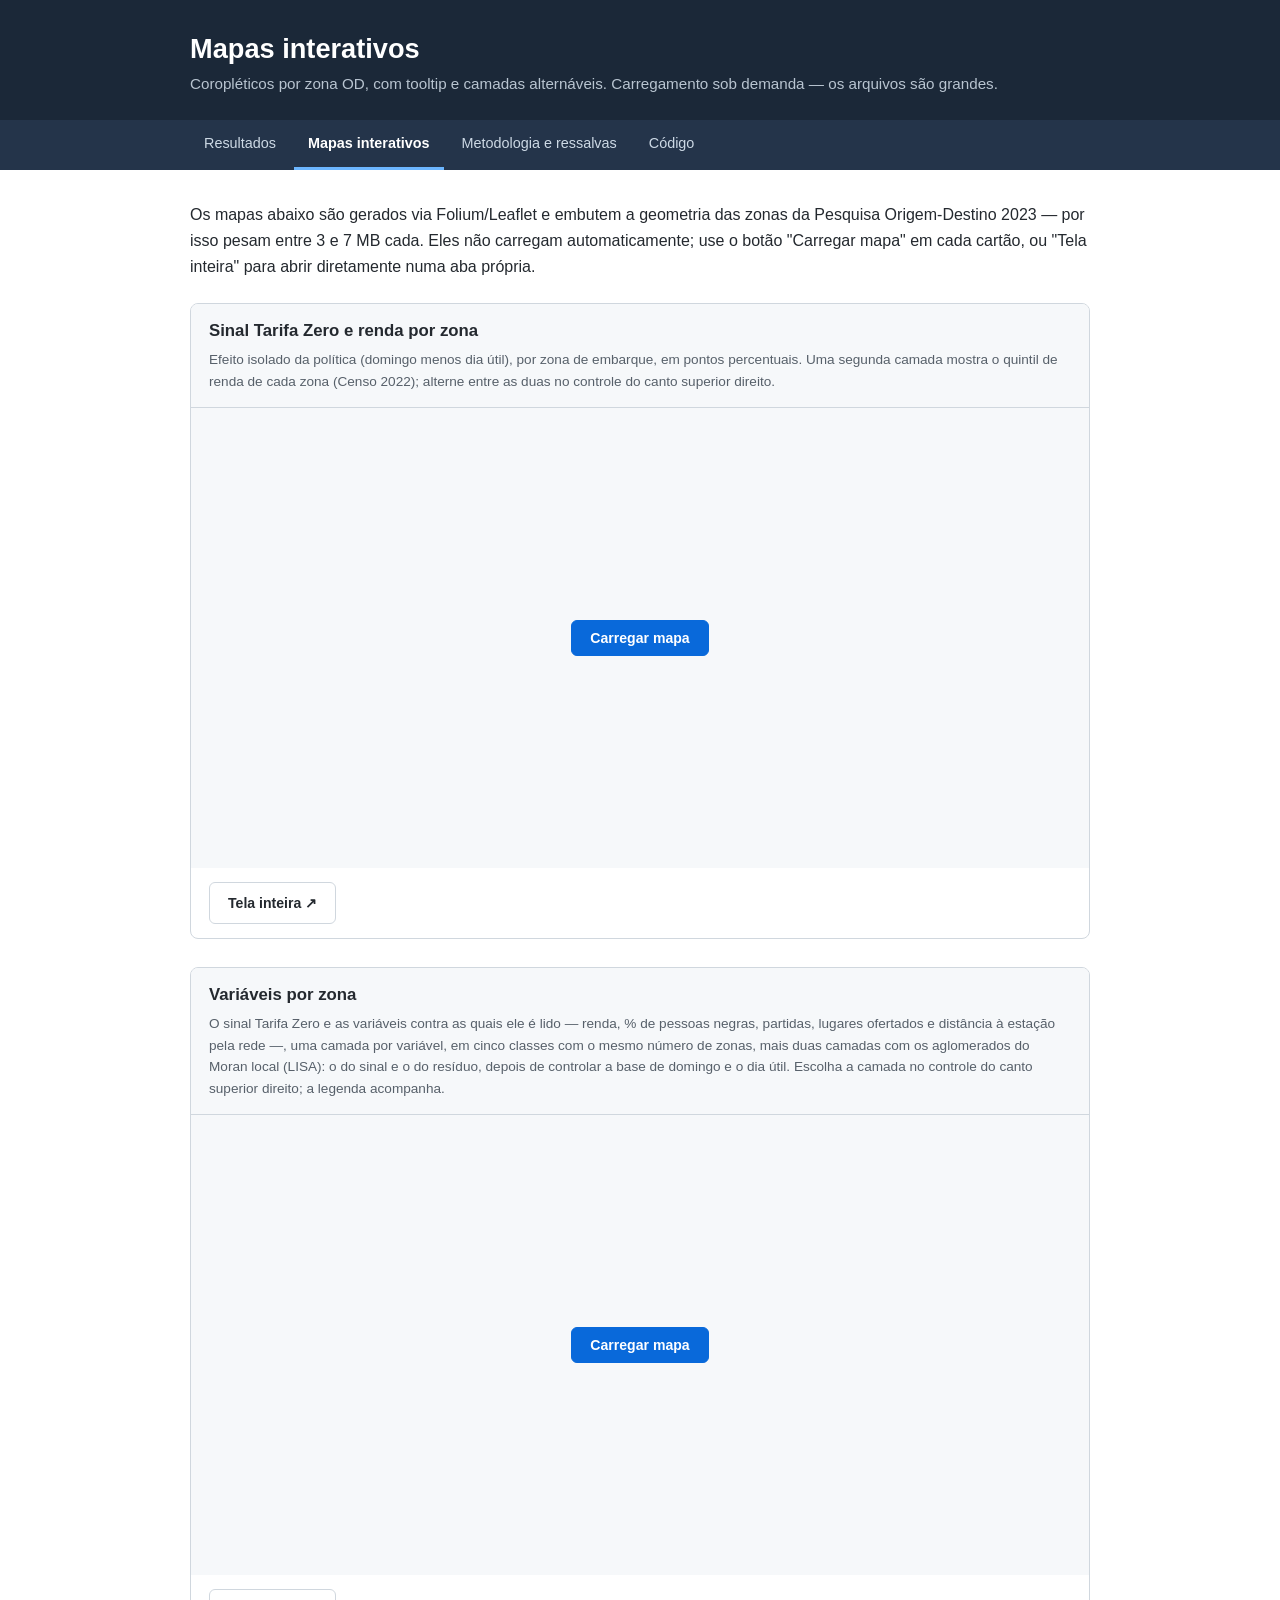
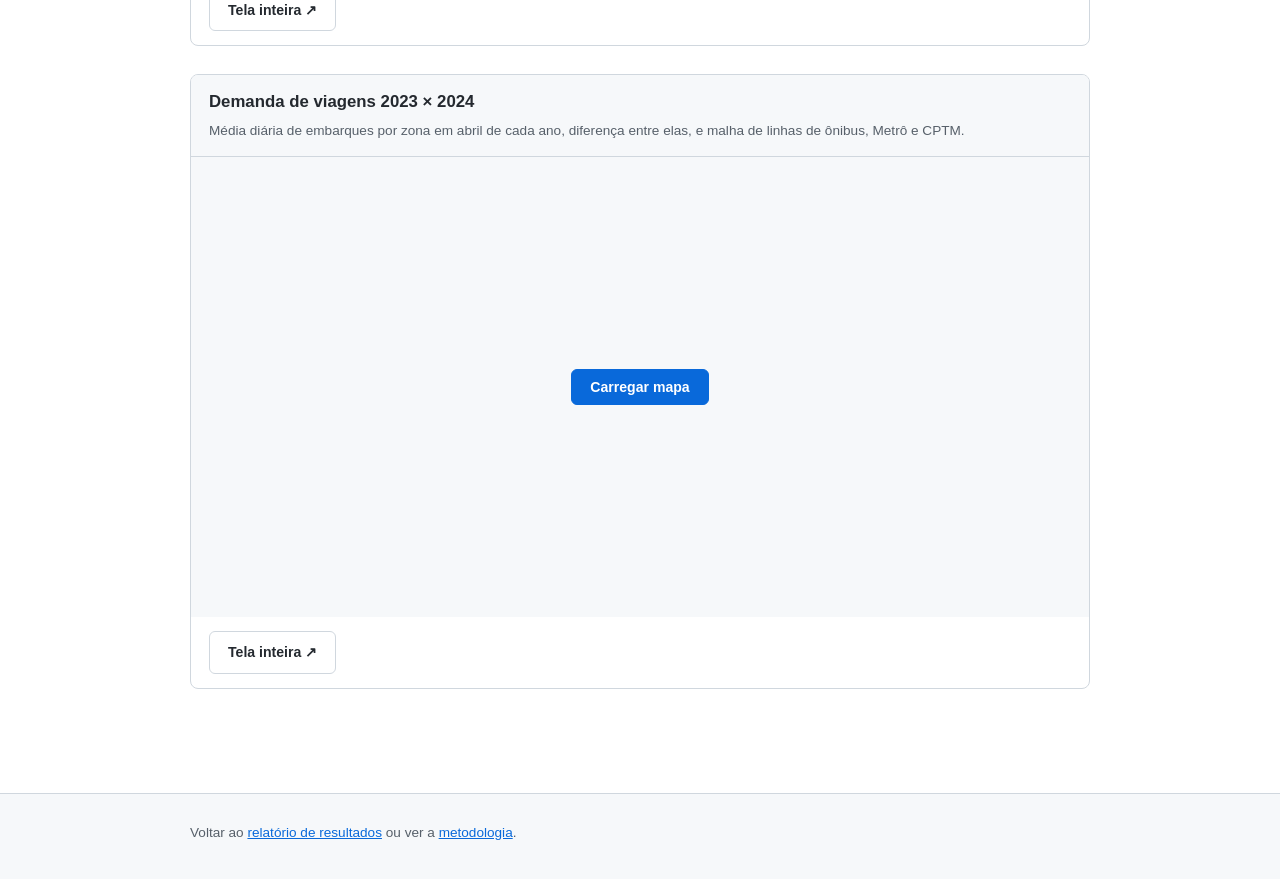
<file: docs/mapas.html>
<!DOCTYPE html>
<html lang="pt-BR">
<head>
<meta charset="UTF-8">
<meta name="viewport" content="width=device-width, initial-scale=1.0">
<title>Mapas interativos — Tarifa Zero SPTrans</title>
<meta name="description" content="Mapas interativos do efeito da Tarifa Zero dominical e da comparação de demanda 2023 x 2024, por zona da Pesquisa Origem-Destino de São Paulo.">
<link rel="stylesheet" href="estilo.css">
</head>
<body>

<header class="topo">
  <div class="interno">
    <h1>Mapas interativos</h1>
    <p class="subtitulo">Coropléticos por zona OD, com tooltip e camadas alternáveis. Carregamento sob demanda — os arquivos são grandes.</p>
  </div>
</header>

<nav class="principal">
  <div class="interno">
    <a href="index.html">Resultados</a>
    <a href="mapas.html" class="ativo">Mapas interativos</a>
    <a href="metodologia.html">Metodologia e ressalvas</a>
    <a href="https://github.com/gilandrade/tarifa_zero_sptrans" target="_blank" rel="noopener">Código</a>
  </div>
</nav>

<div class="pagina">

<details class="indice" id="indice" open>
  <summary>Índice</summary>
  <nav aria-label="Índice desta página"><ul></ul></nav>
</details>

<main>

<p>
  Os mapas abaixo são gerados via Folium/Leaflet e embutem a geometria das zonas da
  Pesquisa Origem-Destino 2023 — por isso pesam entre 3 e 7 MB cada. Eles não carregam
  automaticamente; use o botão "Carregar mapa" em cada cartão, ou "Tela inteira" para abrir
  diretamente numa aba própria.
</p>

<div class="grade-mapas" id="grade-mapas"></div>

</main>

</div>

<footer class="rodape">
  <div class="interno">
    <p>Voltar ao <a href="index.html">relatório de resultados</a> ou ver a <a href="metodologia.html">metodologia</a>.</p>
  </div>
</footer>

<script>
  const MAPAS = [
    {
      titulo: "Sinal Tarifa Zero e renda por zona",
      descricao: "Efeito isolado da política (domingo menos dia útil), por zona de embarque, em pontos percentuais. Uma segunda camada mostra o quintil de renda de cada zona (Censo 2022); alterne entre as duas no controle do canto superior direito.",
      caminho: "mapa_sinal_tarifa_zero_zona.html",
    },
    {
      titulo: "Variáveis por zona",
      descricao: "O sinal Tarifa Zero e as variáveis contra as quais ele é lido — renda, % de pessoas negras, partidas, lugares ofertados e distância à estação pela rede —, uma camada por variável, em cinco classes com o mesmo número de zonas, mais duas camadas com os aglomerados do Moran local (LISA): o do sinal e o do resíduo, depois de controlar a base de domingo e o dia útil. Escolha a camada no controle do canto superior direito; a legenda acompanha.",
      caminho: "mapa_variaveis_zona.html",
    },
    {
      titulo: "Demanda de viagens 2023 × 2024",
      descricao: "Média diária de embarques por zona em abril de cada ano, diferença entre elas, e malha de linhas de ônibus, Metrô e CPTM.",
      caminho: "mapa_diferenca_demanda.html",
    },
  ];

  const grade = document.getElementById("grade-mapas");

  MAPAS.forEach(function (mapa) {
    const cartao = document.createElement("div");
    cartao.className = "cartao-mapa";
    cartao.innerHTML = `
      <div class="cabecalho">
        <h3>${mapa.titulo}</h3>
        <p>${mapa.descricao}</p>
      </div>
      <div class="palco">
        <button class="botao primario botao-carregar">Carregar mapa</button>
      </div>
      <div class="acoes">
        <a class="botao" href="${mapa.caminho}" target="_blank" rel="noopener">Tela inteira ↗</a>
      </div>
    `;
    const palco = cartao.querySelector(".palco");
    const botao = cartao.querySelector(".botao-carregar");
    botao.addEventListener("click", function () {
      const iframe = document.createElement("iframe");
      iframe.loading = "lazy";
      iframe.src = mapa.caminho;
      iframe.title = mapa.titulo;
      palco.innerHTML = "";
      palco.appendChild(iframe);
    });
    grade.appendChild(cartao);
  });
</script>

<script src="indice.js"></script>

</body>
</html>
</file>
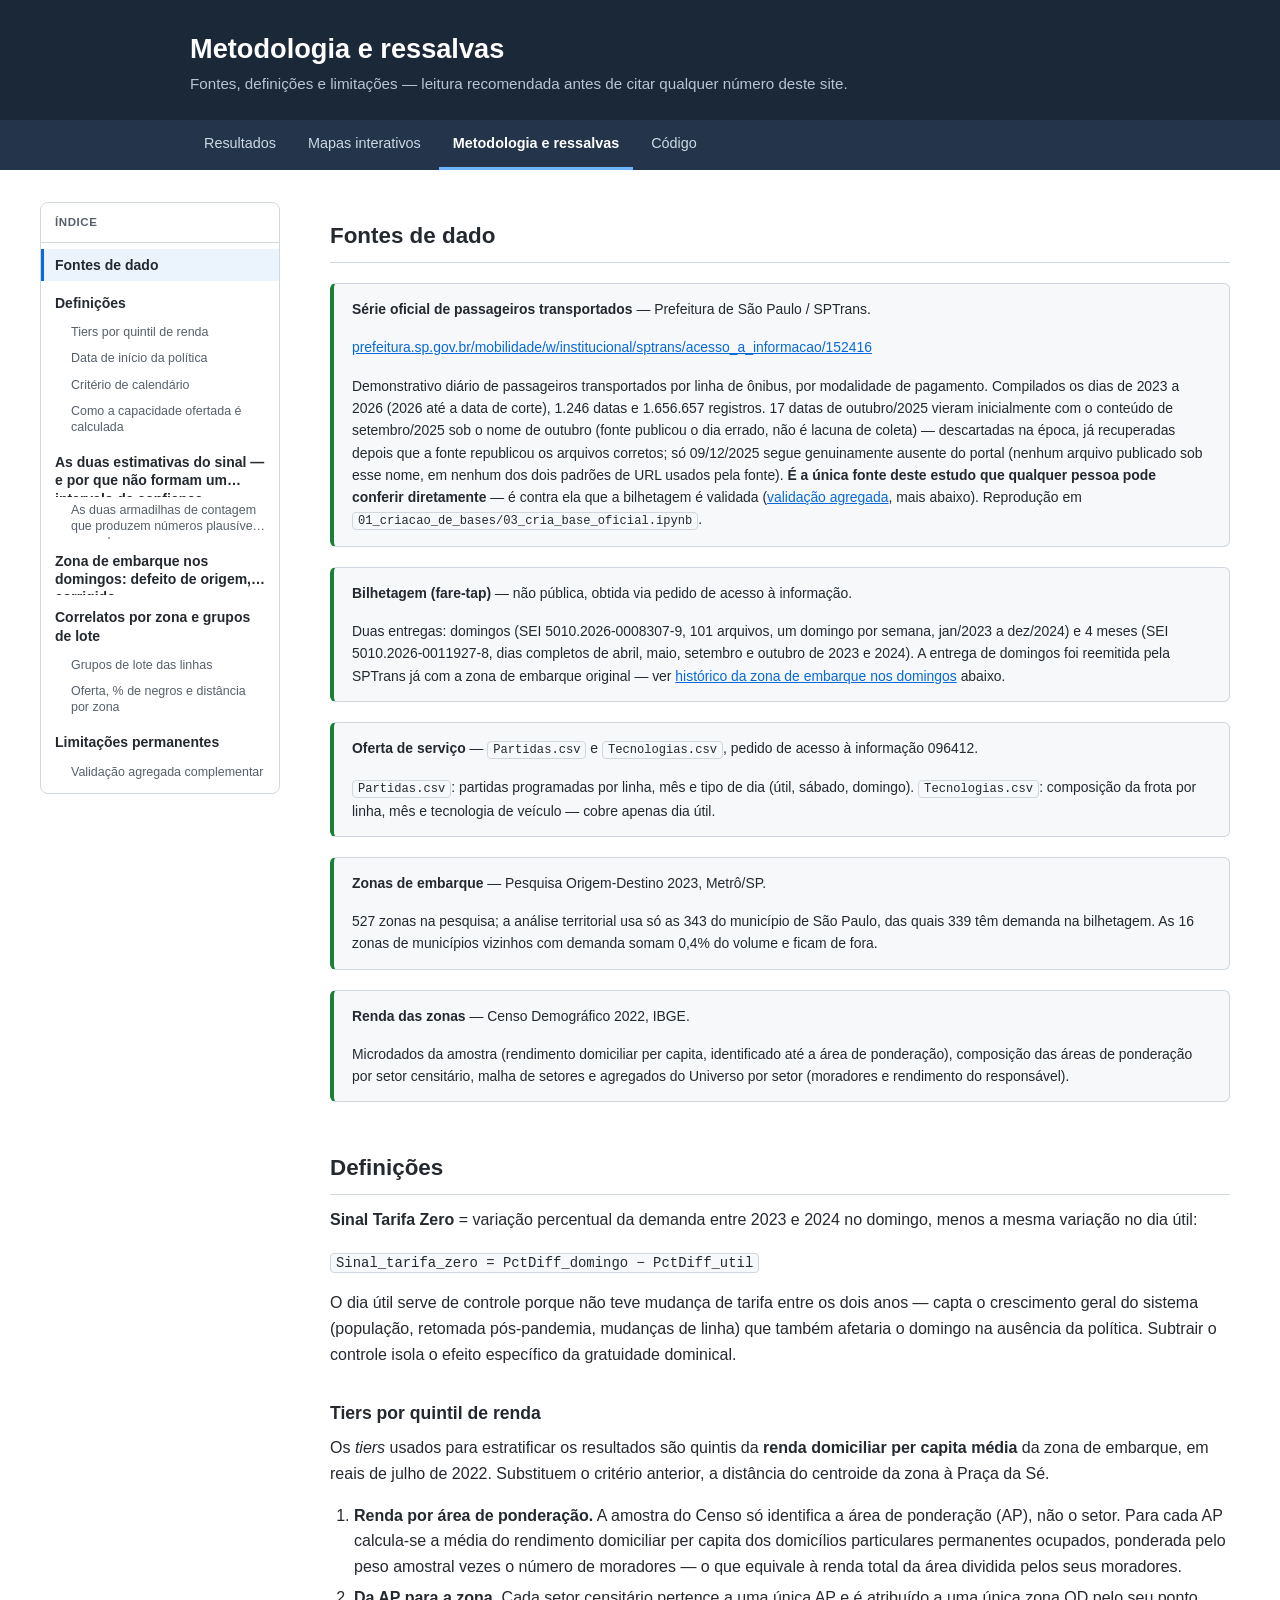
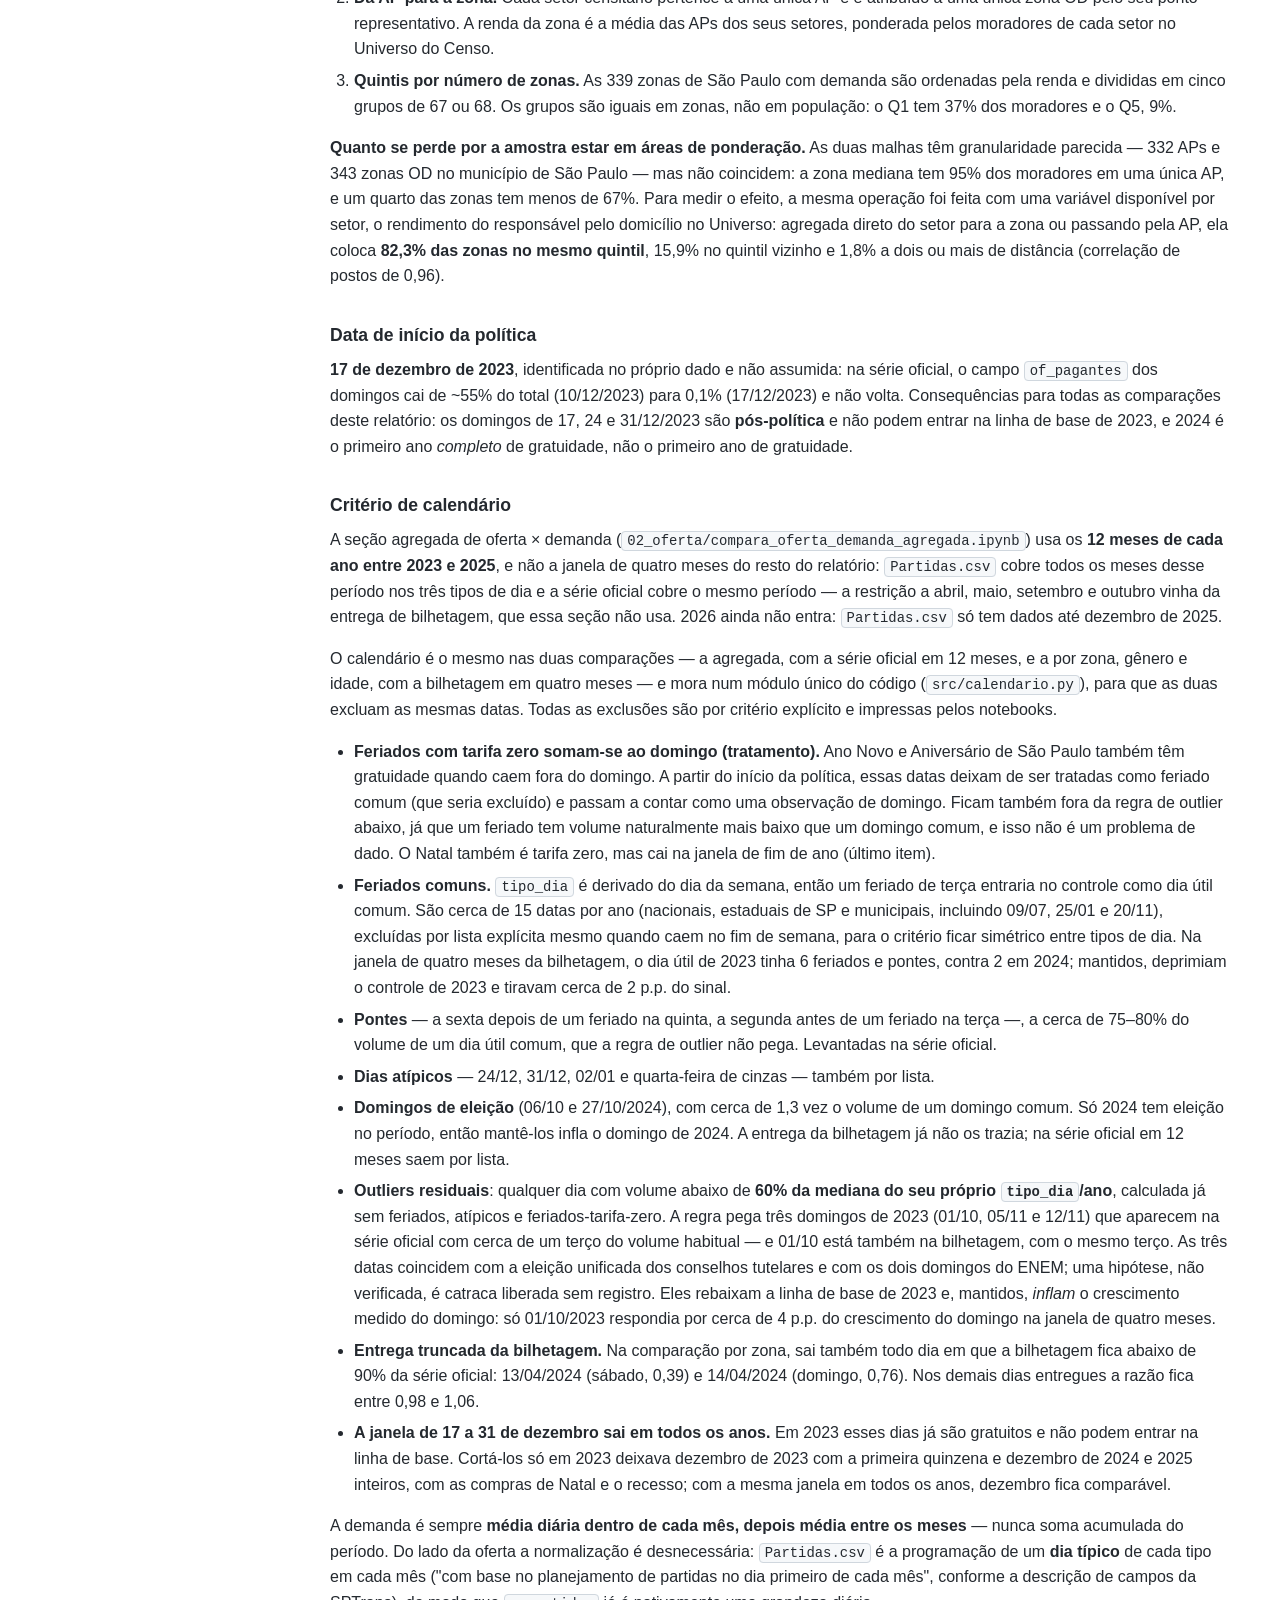
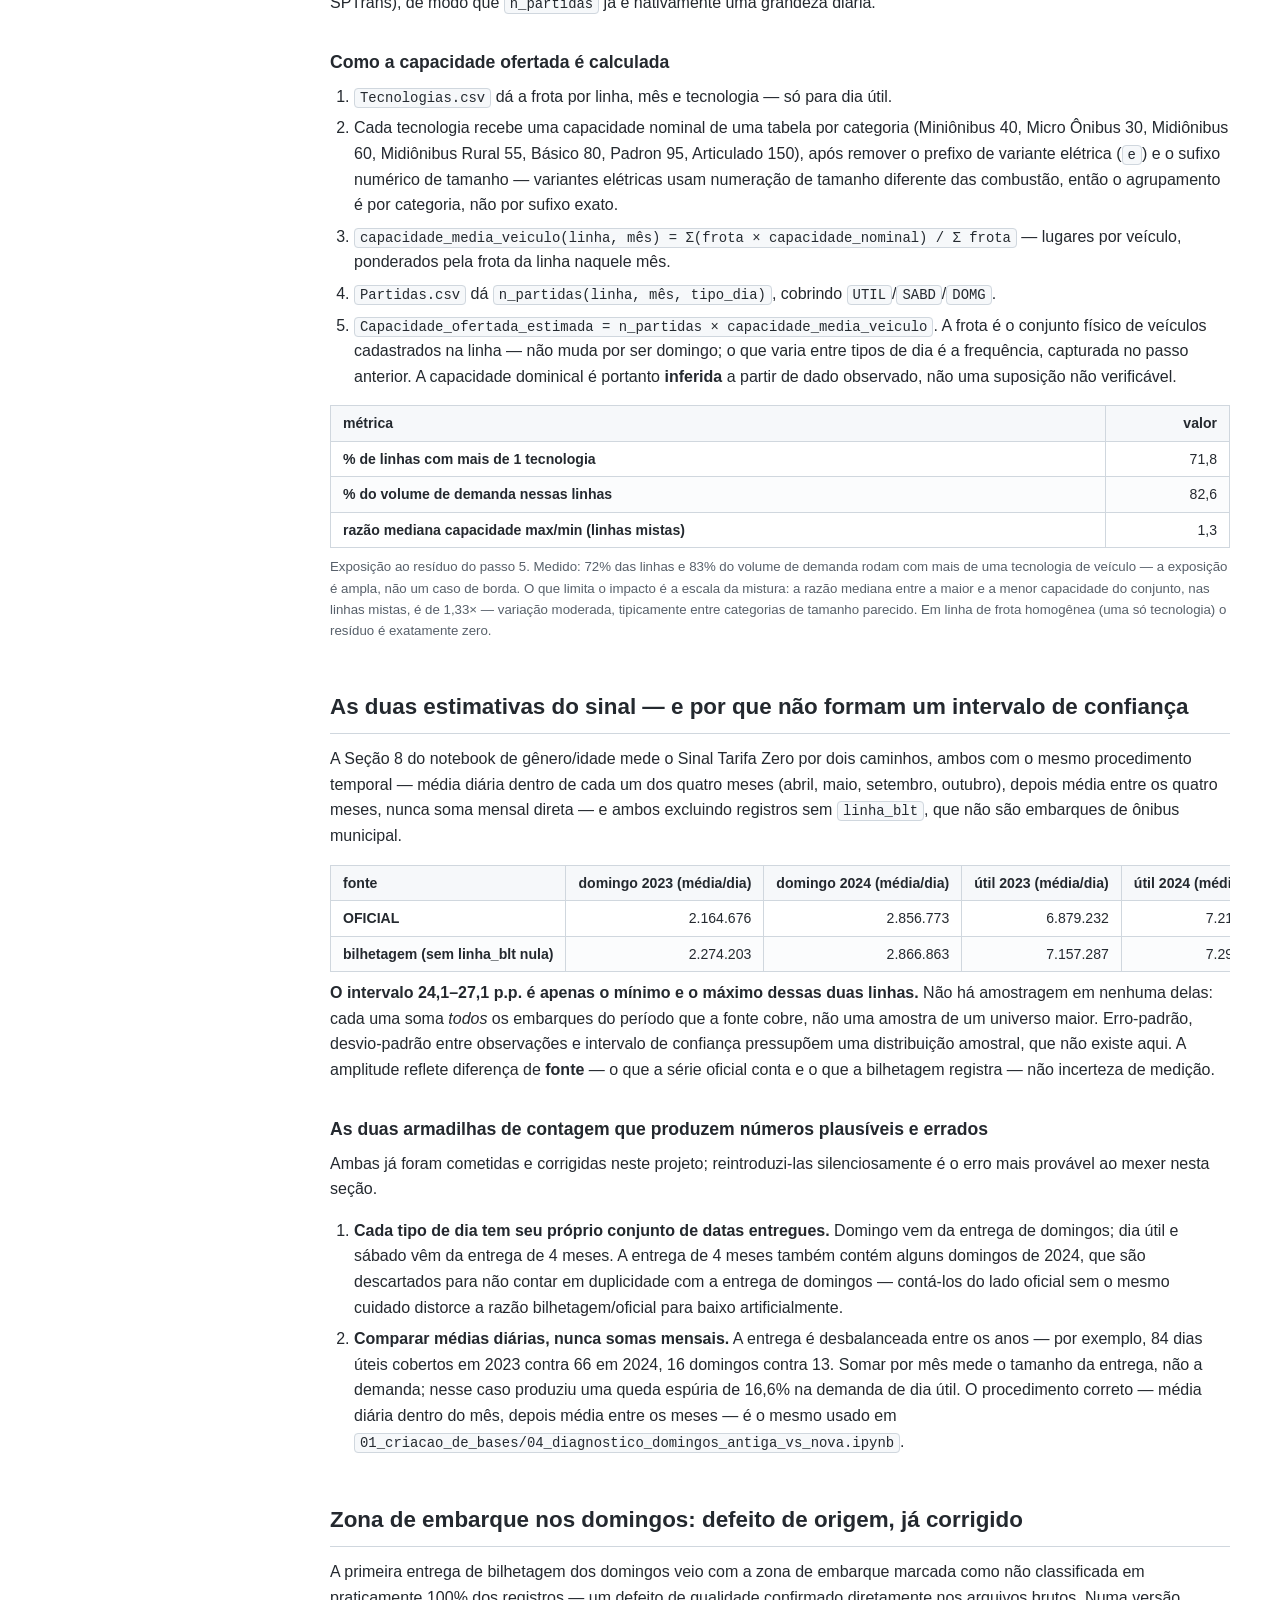
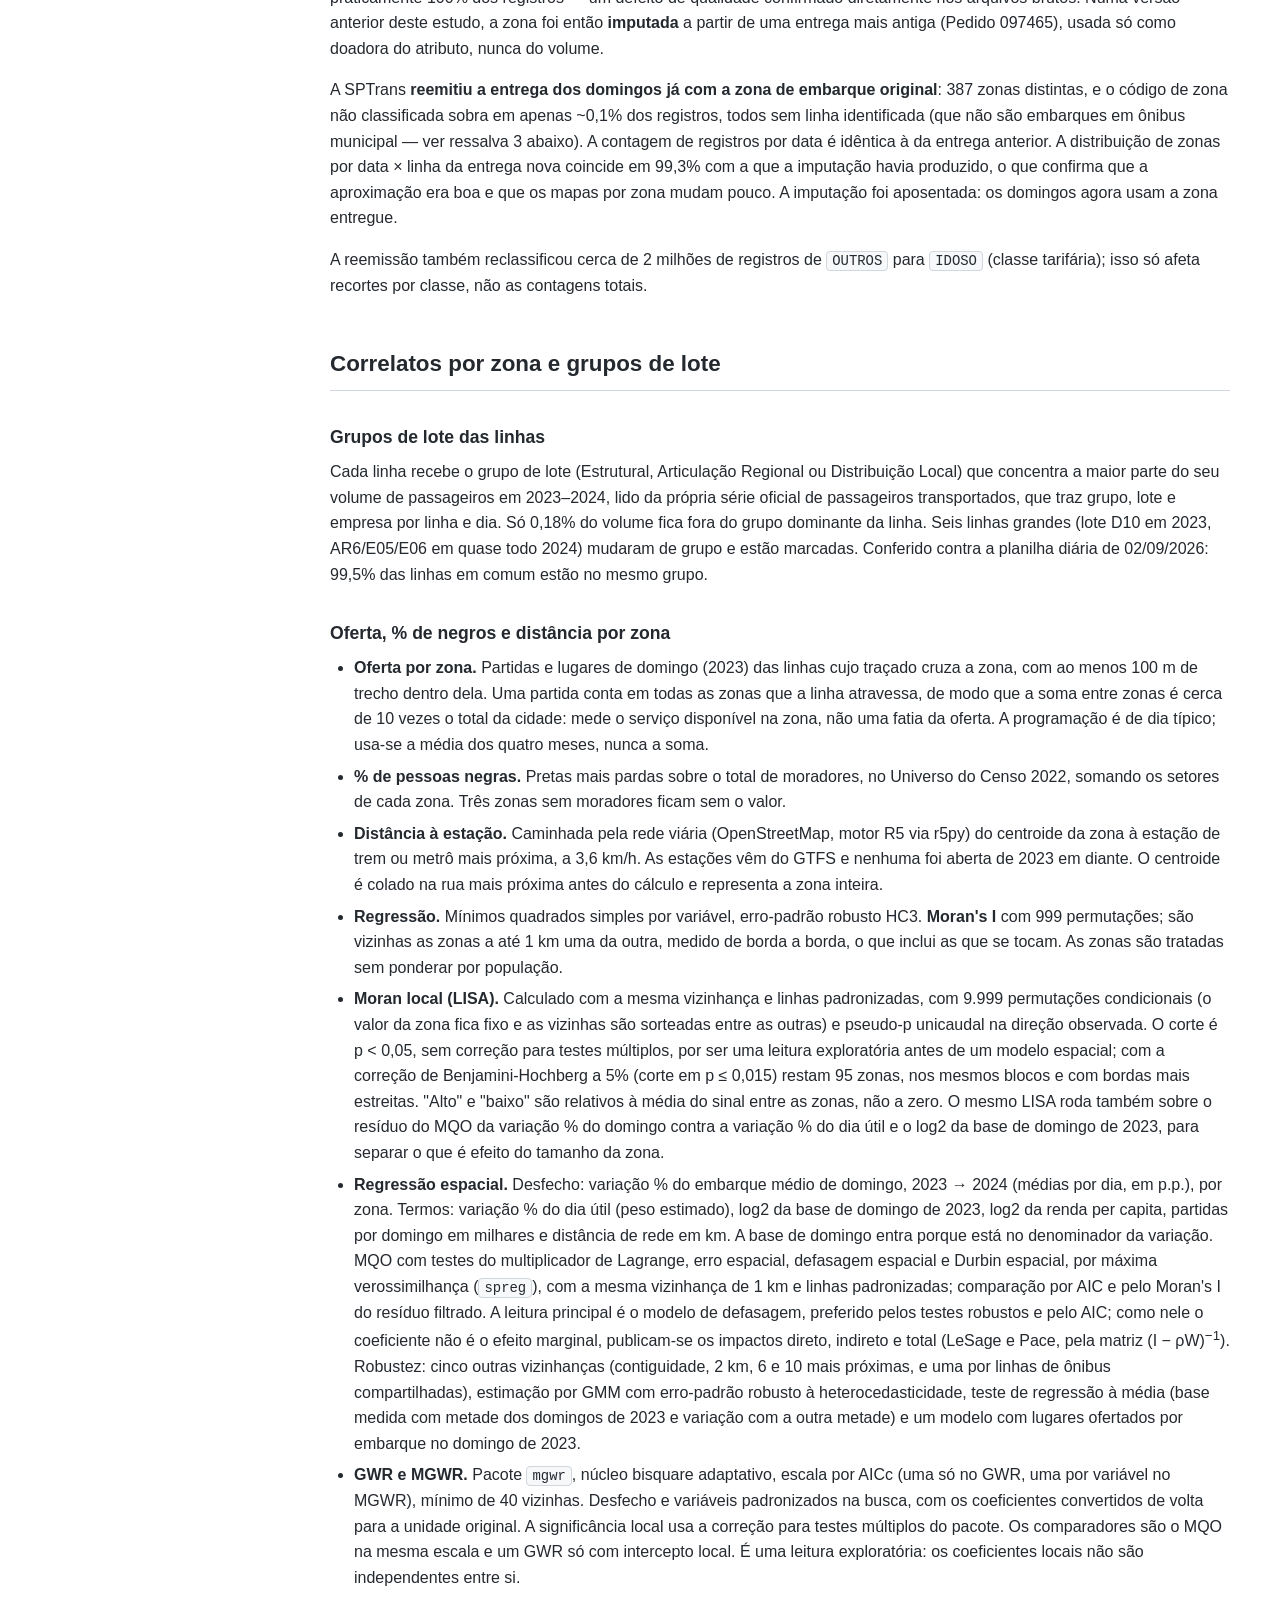
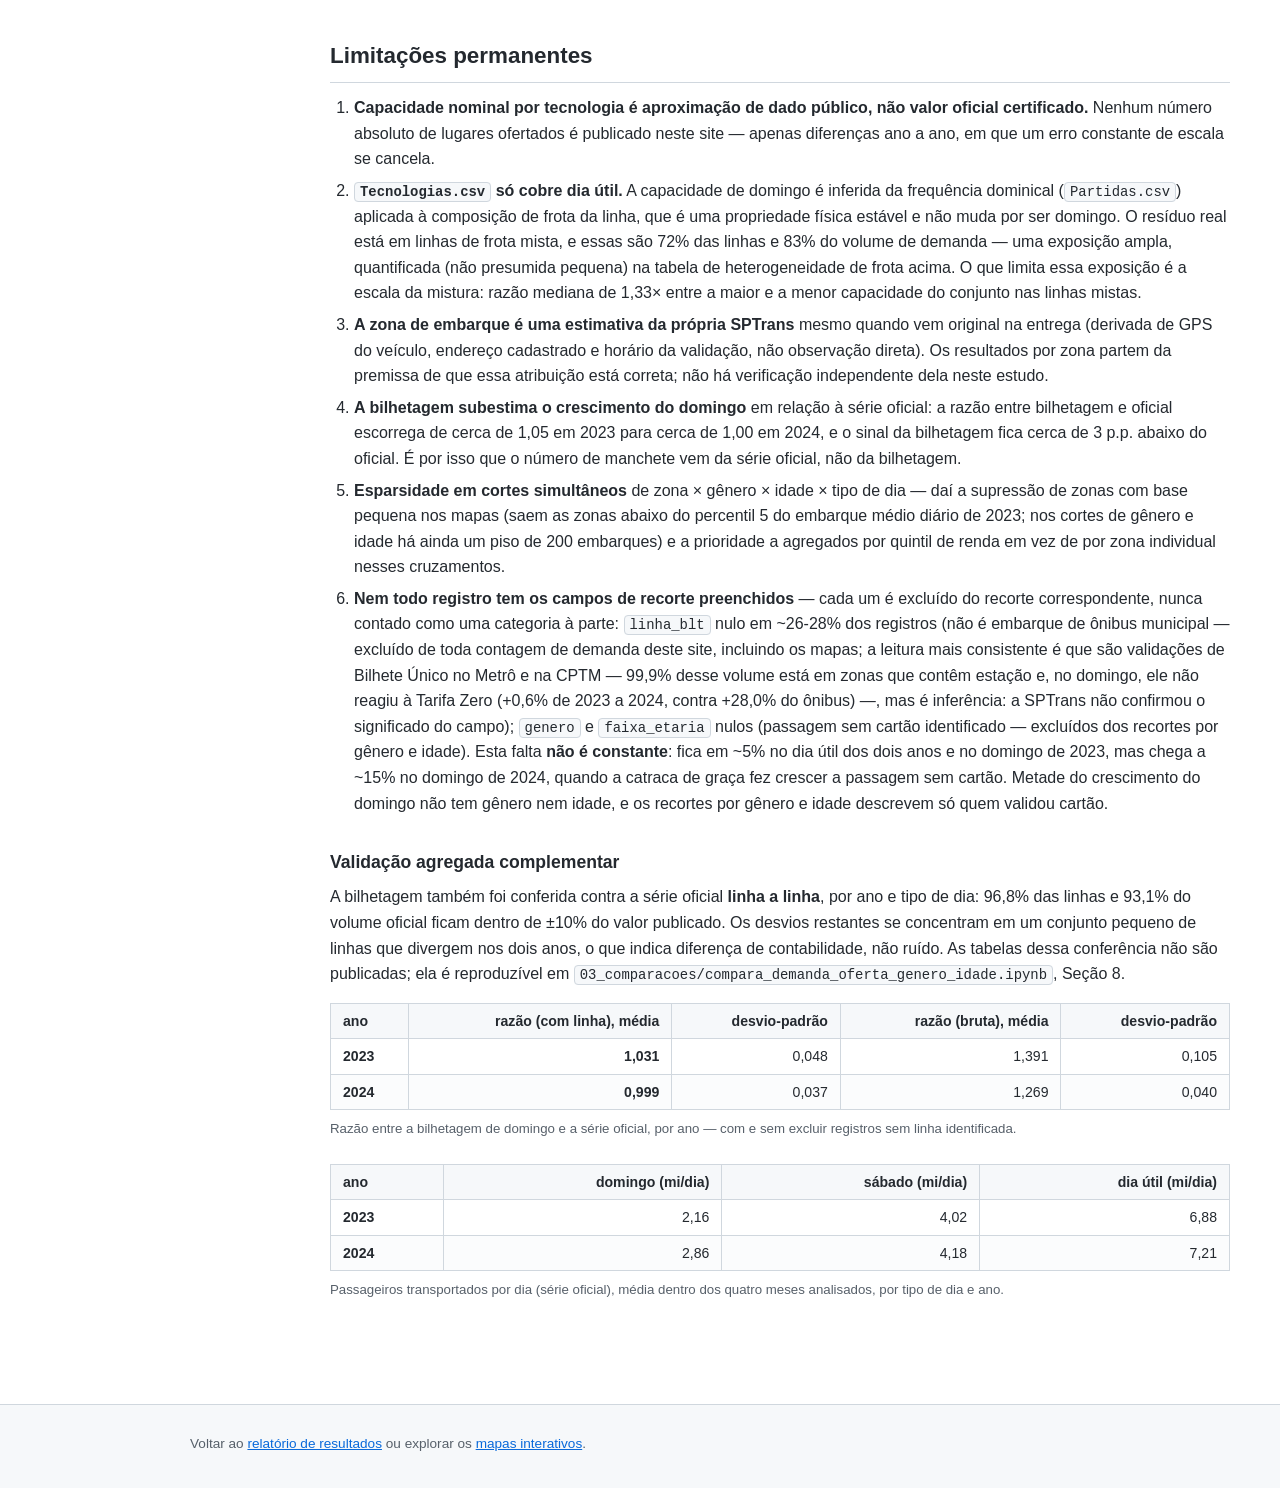
<file: docs/metodologia.html>
<!DOCTYPE html>
<html lang="pt-BR">
<head>
<meta charset="UTF-8">
<meta name="viewport" content="width=device-width, initial-scale=1.0">
<title>Metodologia e ressalvas — Tarifa Zero SPTrans</title>
<meta name="description" content="Fontes de dado, definições, armadilhas de contagem e limitações metodológicas do estudo sobre o efeito da Tarifa Zero dominical em São Paulo.">
<link rel="stylesheet" href="estilo.css">
</head>
<body>

<header class="topo">
  <div class="interno">
    <h1>Metodologia e ressalvas</h1>
    <p class="subtitulo">Fontes, definições e limitações — leitura recomendada antes de citar qualquer número deste site.</p>
  </div>
</header>

<nav class="principal">
  <div class="interno">
    <a href="index.html">Resultados</a>
    <a href="mapas.html">Mapas interativos</a>
    <a href="metodologia.html" class="ativo">Metodologia e ressalvas</a>
    <a href="https://github.com/gilandrade/tarifa_zero_sptrans" target="_blank" rel="noopener">Código</a>
  </div>
</nav>

<div class="pagina">

<details class="indice" id="indice" open>
  <summary>Índice</summary>
  <nav aria-label="Índice desta página"><ul></ul></nav>
</details>

<main>

<!-- ================= FONTES ================= -->
<h2 id="fontes">Fontes de dado</h2>

<div class="fonte">
  <p><strong>Série oficial de passageiros transportados</strong> — Prefeitura de São Paulo / SPTrans.</p>
  <p>
    <a href="https://prefeitura.sp.gov.br/mobilidade/w/institucional/sptrans/acesso_a_informacao/152416"
       target="_blank" rel="noopener">
      prefeitura.sp.gov.br/mobilidade/w/institucional/sptrans/acesso_a_informacao/152416
    </a>
  </p>
  <p>
    Demonstrativo diário de passageiros transportados por linha de ônibus, por modalidade de
    pagamento. Compilados os dias de 2023 a 2026 (2026 até a data de corte), 1.246 datas e
    1.656.657 registros. 17 datas de outubro/2025 vieram inicialmente com o conteúdo de
    setembro/2025 sob o nome de outubro (fonte publicou o dia errado, não é lacuna de coleta) —
    descartadas na época, já recuperadas depois que a fonte republicou os arquivos corretos; só
    09/12/2025 segue genuinamente ausente do portal (nenhum arquivo publicado sob esse nome, em
    nenhum dos dois padrões de URL usados pela fonte).
    <strong>É a única fonte deste estudo que qualquer pessoa pode conferir diretamente</strong> — é
    contra ela que a bilhetagem é validada (<a href="#validacao">validação agregada</a>, mais
    abaixo). Reprodução em
    <code>01_criacao_de_bases/03_cria_base_oficial.ipynb</code>.
  </p>
</div>

<div class="fonte">
  <p><strong>Bilhetagem (fare-tap)</strong> — não pública, obtida via pedido de acesso à informação.</p>
  <p>
    Duas entregas: domingos (SEI 5010.2026-0008307-9, 101 arquivos, um domingo por semana, jan/2023
    a dez/2024) e 4 meses (SEI 5010.2026-0011927-8, dias completos de abril, maio, setembro e
    outubro de 2023 e 2024). A entrega de domingos foi reemitida pela SPTrans já com a zona de
    embarque original — ver <a href="#imputacao">histórico da zona de embarque nos domingos</a>
    abaixo.
  </p>
</div>

<div class="fonte">
  <p><strong>Oferta de serviço</strong> — <code>Partidas.csv</code> e <code>Tecnologias.csv</code>, pedido de acesso à informação 096412.</p>
  <p>
    <code>Partidas.csv</code>: partidas programadas por linha, mês e tipo de dia (útil, sábado,
    domingo). <code>Tecnologias.csv</code>: composição da frota por linha, mês e tecnologia de
    veículo — cobre apenas dia útil.
  </p>
</div>

<div class="fonte">
  <p><strong>Zonas de embarque</strong> — Pesquisa Origem-Destino 2023, Metrô/SP.</p>
  <p>527 zonas na pesquisa; a análise territorial usa só as 343 do município de São Paulo, das quais 339 têm demanda na bilhetagem. As 16 zonas de municípios vizinhos com demanda somam 0,4% do volume e ficam de fora.</p>
</div>

<div class="fonte">
  <p><strong>Renda das zonas</strong> — Censo Demográfico 2022, IBGE.</p>
  <p>
    Microdados da amostra (rendimento domiciliar per capita, identificado até a área de ponderação),
    composição das áreas de ponderação por setor censitário, malha de setores e agregados do
    Universo por setor (moradores e rendimento do responsável).
  </p>
</div>

<!-- ================= DEFINIÇÕES ================= -->
<h2 id="definicoes">Definições</h2>

<p>
  <strong>Sinal Tarifa Zero</strong> = variação percentual da demanda entre 2023 e 2024 no domingo,
  menos a mesma variação no dia útil:
</p>

<p><code>Sinal_tarifa_zero = PctDiff_domingo − PctDiff_util</code></p>

<p>
  O dia útil serve de controle porque não teve mudança de tarifa entre os dois anos — capta o
  crescimento geral do sistema (população, retomada pós-pandemia, mudanças de linha) que também
  afetaria o domingo na ausência da política. Subtrair o controle isola o efeito específico da
  gratuidade dominical.
</p>

<h3 id="renda">Tiers por quintil de renda</h3>

<p>
  Os <em>tiers</em> usados para estratificar os resultados são quintis da <strong>renda domiciliar
  per capita média</strong> da zona de embarque, em reais de julho de 2022. Substituem o critério
  anterior, a distância do centroide da zona à Praça da Sé.
</p>

<ol>
  <li>
    <strong>Renda por área de ponderação.</strong> A amostra do Censo só identifica a área de
    ponderação (AP), não o setor. Para cada AP calcula-se a média do rendimento domiciliar per
    capita dos domicílios particulares permanentes ocupados, ponderada pelo peso amostral vezes o
    número de moradores — o que equivale à renda total da área dividida pelos seus moradores.
  </li>
  <li>
    <strong>Da AP para a zona.</strong> Cada setor censitário pertence a uma única AP e é atribuído a
    uma única zona OD pelo seu ponto representativo. A renda da zona é a média das APs dos seus
    setores, ponderada pelos moradores de cada setor no Universo do Censo.
  </li>
  <li>
    <strong>Quintis por número de zonas.</strong> As 339 zonas de São Paulo com demanda são ordenadas pela renda
    e divididas em cinco grupos de 67 ou 68. Os grupos são iguais em zonas, não em população: o Q1 tem
    37% dos moradores e o Q5, 9%.
  </li>
</ol>

<p>
  <strong>Quanto se perde por a amostra estar em áreas de ponderação.</strong> As duas malhas têm
  granularidade parecida — 332 APs e 343 zonas OD no município de São Paulo — mas não coincidem: a
  zona mediana tem 95% dos moradores em uma única AP, e um quarto das zonas tem menos de 67%. Para
  medir o efeito, a mesma operação foi feita com uma variável disponível por setor, o rendimento do
  responsável pelo domicílio no Universo: agregada direto do setor para a zona ou passando pela AP,
  ela coloca <strong>82,3% das zonas no mesmo quintil</strong>, 15,9% no quintil vizinho e 1,8% a
  dois ou mais de distância (correlação de postos de 0,96).
</p>

<h3>Data de início da política</h3>

<p>
  <strong>17 de dezembro de 2023</strong>, identificada no próprio dado e não assumida: na série
  oficial, o campo <code>of_pagantes</code> dos domingos cai de ~55% do total (10/12/2023) para 0,1%
  (17/12/2023) e não volta. Consequências para todas as comparações deste relatório: os domingos de
  17, 24 e 31/12/2023 são <strong>pós-política</strong> e não podem entrar na linha de base de 2023,
  e 2024 é o primeiro ano <em>completo</em> de gratuidade, não o primeiro ano de gratuidade.
</p>

<h3 id="calendario">Critério de calendário</h3>

<p>
  A seção agregada de oferta × demanda
  (<code>02_oferta/compara_oferta_demanda_agregada.ipynb</code>) usa os <strong>12 meses de cada
  ano entre 2023 e 2025</strong>, e não a janela de quatro meses do resto do relatório:
  <code>Partidas.csv</code> cobre todos os meses desse período nos três tipos de dia e a série
  oficial cobre o mesmo período — a restrição a abril, maio, setembro e outubro vinha da entrega
  de bilhetagem, que essa seção não usa. 2026 ainda não entra: <code>Partidas.csv</code> só tem
  dados até dezembro de 2025.
</p>

<p>
  O calendário é o mesmo nas duas comparações — a agregada, com a série oficial em 12 meses, e a por zona, gênero e
  idade, com a bilhetagem em quatro meses — e mora num módulo único do código (<code>src/calendario.py</code>), para
  que as duas excluam as mesmas datas. Todas as exclusões são por critério explícito e impressas pelos notebooks.
</p>

<ul>
  <li>
    <strong>Feriados com tarifa zero somam-se ao domingo (tratamento).</strong> Ano Novo e Aniversário de São Paulo
    também têm gratuidade quando caem fora do domingo. A partir do início da política, essas datas deixam de ser
    tratadas como feriado comum (que seria excluído) e passam a contar como uma observação de domingo. Ficam também
    fora da regra de outlier abaixo, já que um feriado tem volume naturalmente mais baixo que um domingo comum, e isso
    não é um problema de dado. O Natal também é tarifa zero, mas cai na janela de fim de ano (último item).
  </li>
  <li>
    <strong>Feriados comuns.</strong> <code>tipo_dia</code> é derivado do dia da semana, então um
    feriado de terça entraria no controle como dia útil comum. São cerca de 15 datas por ano
    (nacionais, estaduais de SP e municipais, incluindo 09/07, 25/01 e 20/11), excluídas por lista
    explícita mesmo quando caem no fim de semana, para o critério ficar simétrico entre tipos de
    dia. Na janela de quatro meses da bilhetagem, o dia útil de 2023 tinha 6 feriados e pontes, contra 2 em
    2024; mantidos, deprimiam o controle de 2023 e tiravam cerca de 2 p.p. do sinal.
  </li>
  <li>
    <strong>Pontes</strong> — a sexta depois de um feriado na quinta, a segunda antes de um feriado na terça —, a
    cerca de 75–80% do volume de um dia útil comum, que a regra de outlier não pega. Levantadas na série oficial.
  </li>
  <li>
    <strong>Dias atípicos</strong> — 24/12, 31/12, 02/01 e quarta-feira de cinzas — também por lista.
  </li>
  <li>
    <strong>Domingos de eleição</strong> (06/10 e 27/10/2024), com cerca de 1,3 vez o volume de um domingo comum.
    Só 2024 tem eleição no período, então mantê-los infla o domingo de 2024. A entrega da bilhetagem já não os
    trazia; na série oficial em 12 meses saem por lista.
  </li>
  <li>
    <strong>Outliers residuais</strong>: qualquer dia com volume abaixo de <strong>60% da mediana do
    seu próprio <code>tipo_dia</code>/ano</strong>, calculada já sem feriados, atípicos e
    feriados-tarifa-zero. A regra pega três domingos de 2023 (01/10, 05/11 e 12/11) que aparecem na
    série oficial com cerca de um terço do volume habitual — e 01/10 está também na bilhetagem, com o mesmo terço.
    As três datas coincidem com a eleição unificada dos conselhos tutelares e com os dois domingos do ENEM; uma
    hipótese, não verificada, é catraca liberada sem registro. Eles rebaixam a linha de base de 2023 e,
    mantidos, <em>inflam</em> o crescimento medido do domingo: só 01/10/2023 respondia por cerca de 4 p.p. do
    crescimento do domingo na janela de quatro meses.
  </li>
  <li>
    <strong>Entrega truncada da bilhetagem.</strong> Na comparação por zona, sai também todo dia em que a bilhetagem
    fica abaixo de 90% da série oficial: 13/04/2024 (sábado, 0,39) e 14/04/2024 (domingo, 0,76). Nos demais dias
    entregues a razão fica entre 0,98 e 1,06.
  </li>
  <li>
    <strong>A janela de 17 a 31 de dezembro sai em todos os anos.</strong> Em 2023 esses dias já são gratuitos e não
    podem entrar na linha de base. Cortá-los só em 2023 deixava dezembro de 2023 com a primeira quinzena e dezembro
    de 2024 e 2025 inteiros, com as compras de Natal e o recesso; com a mesma janela em todos os anos, dezembro fica
    comparável.
  </li>
</ul>

<p>
  A demanda é sempre <strong>média diária dentro de cada mês, depois média entre os meses</strong> —
  nunca soma acumulada do período. Do lado da oferta a normalização é desnecessária:
  <code>Partidas.csv</code> é a programação de um <strong>dia típico</strong> de cada tipo em cada mês
  ("com base no planejamento de partidas no dia primeiro de cada mês", conforme a descrição de campos
  da SPTrans), de modo que <code>n_partidas</code> já é nativamente uma grandeza diária.
</p>

<h3 id="capacidade">Como a capacidade ofertada é calculada</h3>

<ol>
  <li><code>Tecnologias.csv</code> dá a frota por linha, mês e tecnologia — só para dia útil.</li>
  <li>
    Cada tecnologia recebe uma capacidade nominal de uma tabela por categoria (Miniônibus 40,
    Micro Ônibus 30, Midiônibus 60, Midiônibus Rural 55, Básico 80, Padron 95, Articulado 150),
    após remover o prefixo de variante elétrica (<code>e</code>) e o sufixo numérico de tamanho —
    variantes elétricas usam numeração de tamanho diferente das combustão, então o agrupamento é
    por categoria, não por sufixo exato.
  </li>
  <li>
    <code>capacidade_media_veiculo(linha, mês) = Σ(frota × capacidade_nominal) / Σ frota</code> —
    lugares por veículo, ponderados pela frota da linha naquele mês.
  </li>
  <li>
    <code>Partidas.csv</code> dá <code>n_partidas(linha, mês, tipo_dia)</code>, cobrindo
    <code>UTIL</code>/<code>SABD</code>/<code>DOMG</code>.
  </li>
  <li>
    <code>Capacidade_ofertada_estimada = n_partidas × capacidade_media_veiculo</code>. A frota é o
    conjunto físico de veículos cadastrados na linha — não muda por ser domingo; o que varia entre
    tipos de dia é a frequência, capturada no passo anterior. A capacidade dominical é portanto
    <strong>inferida</strong> a partir de dado observado, não uma suposição não verificável.
  </li>
</ol>

<div class="quadro-tabela" data-tabela="heterogeneidade_frota"></div>
<p class="legenda-tabela">
  Exposição ao resíduo do passo 5. Medido: 72% das linhas e 83% do volume de demanda rodam com
  mais de uma tecnologia de veículo — a exposição é ampla, não um caso de borda. O que limita o
  impacto é a escala da mistura: a razão mediana entre a maior e a menor capacidade do conjunto,
  nas linhas mistas, é de 1,33× — variação moderada, tipicamente entre categorias de tamanho
  parecido. Em linha de frota homogênea (uma só tecnologia) o resíduo é exatamente zero.
</p>

<!-- ================= DUAS ESTIMATIVAS ================= -->
<h2 id="duas-estimativas">As duas estimativas do sinal — e por que não formam um intervalo de confiança</h2>

<p>
  A Seção 8 do notebook de gênero/idade mede o Sinal Tarifa Zero por dois caminhos, ambos com o
  mesmo procedimento temporal — média diária dentro de cada um dos quatro meses (abril, maio,
  setembro, outubro), depois média entre os quatro meses, nunca soma mensal direta — e ambos
  excluindo registros sem <code>linha_blt</code>, que não são embarques de ônibus municipal.
</p>

<div class="quadro-tabela" data-tabela="resumo_fontes"></div>

<p>
  <strong>O intervalo 24,1–27,1 p.p. é apenas o mínimo e o máximo dessas duas linhas.</strong> Não
  há amostragem em nenhuma delas: cada uma soma <em>todos</em> os embarques do período que a fonte
  cobre, não uma amostra de um universo maior. Erro-padrão, desvio-padrão entre observações e
  intervalo de confiança pressupõem uma distribuição amostral, que não existe aqui. A amplitude
  reflete diferença de <strong>fonte</strong> — o que a série oficial conta e o que a bilhetagem
  registra — não incerteza de medição.
</p>

<h3>As duas armadilhas de contagem que produzem números plausíveis e errados</h3>

<p>Ambas já foram cometidas e corrigidas neste projeto; reintroduzi-las silenciosamente é o erro mais provável ao mexer nesta seção.</p>

<ol>
  <li>
    <strong>Cada tipo de dia tem seu próprio conjunto de datas entregues.</strong> Domingo vem da
    entrega de domingos; dia útil e sábado vêm da entrega de 4 meses. A entrega de 4 meses também
    contém alguns domingos de 2024, que são descartados para não contar em duplicidade com a
    entrega de domingos — contá-los do lado oficial sem o mesmo cuidado distorce a razão
    bilhetagem/oficial para baixo artificialmente.
  </li>
  <li>
    <strong>Comparar médias diárias, nunca somas mensais.</strong> A entrega é desbalanceada entre
    os anos — por exemplo, 84 dias úteis cobertos em 2023 contra 66 em 2024, 16 domingos contra 13.
    Somar por mês mede o tamanho da entrega, não a demanda; nesse caso produziu uma queda espúria de
    16,6% na demanda de dia útil. O procedimento correto — média diária dentro do mês, depois média
    entre os meses — é o mesmo usado em
    <code>01_criacao_de_bases/04_diagnostico_domingos_antiga_vs_nova.ipynb</code>.
  </li>
</ol>

<!-- ================= IMPUTAÇÃO ================= -->
<h2 id="imputacao">Zona de embarque nos domingos: defeito de origem, já corrigido</h2>

<p>
  A primeira entrega de bilhetagem dos domingos veio com a zona de embarque marcada como não
  classificada em praticamente 100% dos registros — um defeito de qualidade confirmado diretamente
  nos arquivos brutos. Numa versão anterior deste estudo, a zona foi então <strong>imputada</strong>
  a partir de uma entrega mais antiga (Pedido 097465), usada só como doadora do atributo, nunca do
  volume.
</p>

<p>
  A SPTrans <strong>reemitiu a entrega dos domingos já com a zona de embarque original</strong>:
  387 zonas distintas, e o código de zona não classificada sobra em apenas ~0,1% dos registros,
  todos sem linha identificada (que não são embarques em ônibus municipal — ver ressalva 3 abaixo).
  A contagem de registros por data é idêntica à da entrega anterior. A distribuição de zonas por
  data × linha da entrega nova coincide em 99,3% com a que a imputação havia produzido, o que
  confirma que a aproximação era boa e que os mapas por zona mudam pouco. A imputação foi
  aposentada: os domingos agora usam a zona entregue.
</p>

<p>
  A reemissão também reclassificou cerca de 2 milhões de registros de <code>OUTROS</code> para
  <code>IDOSO</code> (classe tarifária); isso só afeta recortes por classe, não as contagens
  totais.
</p>

<!-- ================= RISCOS ================= -->
<h2 id="correlatos">Correlatos por zona e grupos de lote</h2>

<h3 id="grupos">Grupos de lote das linhas</h3>
<p>
  Cada linha recebe o grupo de lote (Estrutural, Articulação Regional ou Distribuição Local) que concentra a maior parte do seu volume
  de passageiros em 2023–2024, lido da própria série oficial de passageiros transportados, que traz grupo, lote e empresa por linha e
  dia. Só 0,18% do volume fica fora do grupo dominante da linha. Seis linhas grandes (lote D10 em 2023, AR6/E05/E06 em quase todo 2024)
  mudaram de grupo e estão marcadas. Conferido contra a planilha diária de 02/09/2026: 99,5% das linhas em comum estão no mesmo grupo.
</p>

<h3 id="correlatos-oferta">Oferta, % de negros e distância por zona</h3>
<ul>
  <li><strong>Oferta por zona.</strong> Partidas e lugares de domingo (2023) das linhas cujo traçado cruza a zona, com ao menos 100 m de trecho dentro dela.
      Uma partida conta em todas as zonas que a linha atravessa, de modo que a soma entre zonas é cerca de 10 vezes o total da cidade: mede o serviço
      disponível na zona, não uma fatia da oferta. A programação é de dia típico; usa-se a média dos quatro meses, nunca a soma.</li>
  <li><strong>% de pessoas negras.</strong> Pretas mais pardas sobre o total de moradores, no Universo do Censo 2022, somando os setores de cada zona.
      Três zonas sem moradores ficam sem o valor.</li>
  <li><strong>Distância à estação.</strong> Caminhada pela rede viária (OpenStreetMap, motor R5 via r5py) do centroide da zona à estação de trem ou
      metrô mais próxima, a 3,6 km/h. As estações vêm do GTFS e nenhuma foi aberta de 2023 em diante. O centroide é colado na rua mais próxima antes
      do cálculo e representa a zona inteira.</li>
  <li><strong>Regressão.</strong> Mínimos quadrados simples por variável, erro-padrão robusto HC3. <strong>Moran's I</strong> com 999 permutações; são
      vizinhas as zonas a até 1 km uma da outra, medido de borda a borda, o que inclui as que se tocam. As zonas são tratadas sem ponderar por população.</li>
  <li><strong>Moran local (LISA).</strong> Calculado com a mesma vizinhança e linhas padronizadas, com 9.999 permutações condicionais (o valor da zona fica
      fixo e as vizinhas são sorteadas entre as outras) e pseudo-p unicaudal na direção observada. O corte é p &lt; 0,05, sem correção para testes múltiplos,
      por ser uma leitura exploratória antes de um modelo espacial; com a correção de Benjamini-Hochberg a 5% (corte em p ≤ 0,015) restam 95 zonas, nos
      mesmos blocos e com bordas mais estreitas. "Alto" e "baixo" são relativos à média do sinal entre as zonas, não a zero. O mesmo LISA roda também
      sobre o resíduo do MQO da variação % do domingo contra a variação % do dia útil e o log2 da base de domingo de 2023, para separar o que é
      efeito do tamanho da zona.</li>
  <li><strong>Regressão espacial.</strong> Desfecho: variação % do embarque médio de domingo, 2023 → 2024 (médias por dia, em p.p.), por zona. Termos: variação % do
      dia útil (peso estimado), log2 da base de domingo de 2023, log2 da renda per capita, partidas por domingo em milhares e distância de rede em km. A base de
      domingo entra porque está no denominador da variação. MQO com testes do multiplicador de Lagrange, erro espacial, defasagem espacial e Durbin espacial,
      por máxima verossimilhança (<code>spreg</code>), com a mesma vizinhança de 1 km e linhas padronizadas; comparação por AIC e pelo Moran's I do resíduo
      filtrado. A leitura principal é o modelo de defasagem, preferido pelos testes robustos e pelo AIC; como nele o coeficiente não é o efeito
      marginal, publicam-se os impactos direto, indireto e total (LeSage e Pace, pela matriz (I − ρW)<sup>−1</sup>). Robustez: cinco outras vizinhanças
      (contiguidade, 2 km, 6 e 10 mais próximas, e uma por linhas de ônibus compartilhadas), estimação por GMM com erro-padrão robusto à
      heterocedasticidade, teste de regressão à média (base medida com metade dos domingos de 2023 e variação com a outra metade) e um modelo com
      lugares ofertados por embarque no domingo de 2023.</li>
  <li><strong>GWR e MGWR.</strong> Pacote <code>mgwr</code>, núcleo bisquare adaptativo, escala por AICc (uma só no GWR, uma por variável no MGWR), mínimo de 40
      vizinhas. Desfecho e variáveis padronizados na busca, com os coeficientes convertidos de volta para a unidade original. A significância local usa a correção
      para testes múltiplos do pacote. Os comparadores são o MQO na mesma escala e um GWR só com intercepto local. É uma leitura exploratória: os coeficientes
      locais não são independentes entre si.</li>
</ul>

<h2 id="riscos">Limitações permanentes</h2>

<ol>
  <li>
    <strong>Capacidade nominal por tecnologia é aproximação de dado público, não valor oficial
    certificado.</strong> Nenhum número absoluto de lugares ofertados é publicado neste site —
    apenas diferenças ano a ano, em que um erro constante de escala se cancela.
  </li>
  <li>
    <strong><code>Tecnologias.csv</code> só cobre dia útil.</strong> A capacidade de domingo é
    inferida da frequência dominical (<code>Partidas.csv</code>) aplicada à composição de frota da
    linha, que é uma propriedade física estável e não muda por ser domingo. O resíduo real está em
    linhas de frota mista, e essas são 72% das linhas e 83% do volume de demanda — uma exposição
    ampla, quantificada (não presumida pequena) na tabela de heterogeneidade de frota acima. O que
    limita essa exposição é a escala da mistura: razão mediana de 1,33× entre a maior e a menor
    capacidade do conjunto nas linhas mistas.
  </li>
  <li>
    <strong>A zona de embarque é uma estimativa da própria SPTrans</strong> mesmo quando vem
    original na entrega (derivada de GPS do veículo, endereço cadastrado e horário da validação, não
    observação direta). Os resultados por zona partem da premissa de que essa atribuição está
    correta; não há verificação independente dela neste estudo.
  </li>
  <li>
    <strong>A bilhetagem subestima o crescimento do domingo</strong> em relação à série oficial: a
    razão entre bilhetagem e oficial escorrega de cerca de 1,05 em 2023 para cerca de 1,00 em 2024, e o sinal da
    bilhetagem fica cerca de 3 p.p. abaixo do oficial. É por isso que o número de manchete vem da série oficial, não da
    bilhetagem.
  </li>
  <li>
    <strong>Esparsidade em cortes simultâneos</strong> de zona × gênero × idade × tipo de dia — daí a
    supressão de zonas com base pequena nos mapas (saem as zonas abaixo do percentil 5 do embarque médio diário de 2023; nos cortes de gênero e idade há ainda um piso de 200 embarques)
    e a prioridade a agregados por quintil de renda em vez de por zona individual nesses cruzamentos.
  </li>
  <li>
    <strong>Nem todo registro tem os campos de recorte preenchidos</strong> — cada um é excluído do
    recorte correspondente, nunca contado como uma categoria à parte:
    <code>linha_blt</code> nulo em ~26-28% dos registros (não é embarque de ônibus municipal —
    excluído de toda contagem de demanda deste site, incluindo os mapas; a leitura mais consistente é que são validações de Bilhete Único no Metrô e na CPTM — 99,9% desse volume está em zonas que contêm estação e, no domingo, ele não reagiu à Tarifa Zero (+0,6% de 2023 a 2024, contra +28,0% do ônibus) —, mas é inferência: a SPTrans não confirmou o significado do campo); <code>genero</code> e
    <code>faixa_etaria</code> nulos (passagem sem cartão identificado — excluídos dos recortes por gênero e idade).
    Esta falta <strong>não é constante</strong>: fica em ~5% no dia útil dos dois anos e no domingo de 2023, mas
    chega a ~15% no domingo de 2024, quando a catraca de graça fez crescer a passagem sem cartão. Metade do
    crescimento do domingo não tem gênero nem idade, e os recortes por gênero e idade descrevem só quem validou
    cartão.
  </li>
</ol>

<h3 id="validacao">Validação agregada complementar</h3>

<p>
  A bilhetagem também foi conferida contra a série oficial <strong>linha a linha</strong>, por ano e
  tipo de dia: 96,8% das linhas e 93,1% do volume oficial ficam dentro de ±10% do valor publicado.
  Os desvios restantes se concentram em um conjunto pequeno de linhas que divergem nos dois anos, o
  que indica diferença de contabilidade, não ruído. As tabelas dessa conferência não são publicadas;
  ela é reproduzível em <code>03_comparacoes/compara_demanda_oferta_genero_idade.ipynb</code>, Seção 8.
</p>

<div class="quadro-tabela" data-tabela="razao_base_oficial"></div>
<p class="legenda-tabela">Razão entre a bilhetagem de domingo e a série oficial, por ano — com e sem excluir registros sem linha identificada.</p>

<div class="quadro-tabela" data-tabela="oficial_media_dia"></div>
<p class="legenda-tabela">Passageiros transportados por dia (série oficial), média dentro dos quatro meses analisados, por tipo de dia e ano.</p>

</main>

</div>

<footer class="rodape">
  <div class="interno">
    <p>Voltar ao <a href="index.html">relatório de resultados</a> ou explorar os <a href="mapas.html">mapas interativos</a>.</p>
  </div>
</footer>

<script src="tabelas.js"></script>
<script>
  document.querySelectorAll("[data-tabela]").forEach(function (el) {
    var chave = el.getAttribute("data-tabela");
    var html = (typeof TABELAS !== "undefined") ? TABELAS[chave] : null;
    if (html) {
      el.innerHTML = html;
    } else {
      el.classList.remove("quadro-tabela");
      el.className = "tabela-pendente";
      el.textContent = "Tabela “" + chave + "” ainda não gerada — rode "
        + "python scripts/gera_tabelas.py na raiz do repositório.";
    }
  });
</script>

<script src="indice.js"></script>

</body>
</html>
</file>
<file: docs/estilo.css>
/* Tarifa Zero SPTrans — estilo compartilhado das páginas de resultados */

:root {
    --cor-texto: #24292f;
    --cor-suave: #57606a;
    --cor-fundo: #ffffff;
    --cor-fundo-alt: #f6f8fa;
    --cor-borda: #d0d7de;
    --cor-destaque: #0969da;
    --cor-positivo: #1a7f37;
    --cor-negativo: #b2182b;
    --largura: 900px;          /* coluna de conteúdo */
    --largura-pagina: 1240px;  /* conteúdo + índice lateral */
    --largura-indice: 240px;
    /* altura real de nav.principal (sticky): 0.9rem x line-height 1.6 = 23px,
       mais 12px de padding em cima e embaixo, mais 3px de borda inferior */
    --altura-nav: 50px;
}

* { box-sizing: border-box; }

html { scroll-behavior: smooth; }

@media (prefers-reduced-motion: reduce) {
    html { scroll-behavior: auto; }
}

body {
    font-family: -apple-system, BlinkMacSystemFont, "Segoe UI", Helvetica, Arial, sans-serif;
    line-height: 1.6;
    color: var(--cor-texto);
    background: var(--cor-fundo);
    margin: 0;
}

/* ==== cabeçalho e navegação ==== */

header.topo {
    background: #1b2838;
    color: #fff;
    padding: 32px 20px 24px;
}

header.topo .interno {
    max-width: var(--largura);
    margin: 0 auto;
}

header.topo h1 {
    margin: 0 0 6px;
    font-size: 1.7rem;
    line-height: 1.25;
}

header.topo .subtitulo {
    margin: 0;
    color: #b8c4d0;
    font-size: 0.95rem;
}

nav.principal {
    background: #24344a;
    padding: 0 20px;
    position: sticky;
    top: 0;
    z-index: 10;
}

nav.principal .interno {
    max-width: var(--largura);
    margin: 0 auto;
    display: flex;
    flex-wrap: wrap;
    gap: 4px;
}

nav.principal a {
    color: #cdd9e5;
    text-decoration: none;
    padding: 12px 14px;
    font-size: 0.9rem;
    border-bottom: 3px solid transparent;
}

nav.principal a:hover { color: #fff; border-bottom-color: #5a8dc0; }
nav.principal a.ativo { color: #fff; border-bottom-color: #6cb6ff; font-weight: 600; }

/* ==== índice lateral (docs/indice.js monta a lista) ==== */

/* Card branco delimitado só pela borda — tratamento leve, para a navegação não
   competir com o conteúdo. O mesmo card serve aos dois modos: em tela estreita é um
   <details> recolhível acima do conteúdo, e a partir de 1080px vira a barra lateral
   sticky à esquerda (a media query no fim do arquivo muda só o posicionamento). */
.indice {
    background: var(--cor-fundo);
    border: 1px solid var(--cor-borda);
    border-radius: 8px;
    margin: 24px 20px 0;
}

.indice[hidden] { display: none; }

/* O <summary> é o cabeçalho do card nos dois modos: botão de abrir/fechar no
   estreito, título no largo. */
.indice > summary {
    background: var(--cor-fundo);
    border-bottom: 1px solid var(--cor-borda);
    border-radius: 8px 8px 0 0;
    padding: 10px 14px;
    cursor: pointer;
    font-size: 0.72rem;
    font-weight: 700;
    text-transform: uppercase;
    letter-spacing: 0.05em;
    color: var(--cor-suave);
    list-style-position: inside;
}

/* Recolhido só aparece o cabeçalho: sem isso a borda dele encosta na borda de
   baixo do card e vira uma linha dupla. */
.indice:not([open]) > summary {
    border-bottom: none;
    border-radius: 8px;
}

.indice > nav { padding: 6px 0 8px; }

.indice ul {
    list-style: none;
    margin: 0;
    padding: 0;
}

.indice li { margin: 0; }

.indice a {
    /* -webkit-box + line-clamp: títulos longos param em 2 linhas com reticências,
       senão "Quando a política começou: 17 de dezembro de 2023" ocupa 3 linhas e
       deixa a barra irregular. */
    display: -webkit-box;
    -webkit-line-clamp: 2;
    -webkit-box-orient: vertical;
    overflow: hidden;
    text-decoration: none;
    line-height: 1.3;
}

.indice a:hover { background: rgba(9, 105, 218, 0.06); }

/* Marcador do item ativo por sombra interna, não por borda: assim o texto não
   desloca quando o item entra e sai do estado ativo. */
.indice a.ativo {
    color: var(--cor-destaque);
    background: rgba(9, 105, 218, 0.08);
    box-shadow: inset 3px 0 0 var(--cor-destaque);
}

/* Nível 1 — seções (h2) */
.indice .n2 > a {
    padding: 7px 12px 7px 14px;
    font-size: 0.875rem;
    font-weight: 600;
    color: var(--cor-texto);
}

.indice .n2 + .n2 > a,
.indice .n3 + .n2 > a { margin-top: 6px; }

/* Nível 2 — subseções (h3): 16px a mais de recuo, e um degrau real de tamanho e peso */
.indice .n3 > a {
    padding: 5px 12px 5px 30px;
    font-size: 0.78rem;
    font-weight: 400;
    color: var(--cor-suave);
}

.indice .n3 > a.ativo { font-weight: 600; }

/* ==== conteúdo ==== */

main {
    max-width: var(--largura);
    margin: 0 auto;
    padding: 32px 20px 80px;
}

h2 {
    margin: 48px 0 12px;
    padding-bottom: 8px;
    border-bottom: 1px solid var(--cor-borda);
    font-size: 1.4rem;
}

h2:first-of-type { margin-top: 16px; }

h3 { margin: 32px 0 8px; font-size: 1.1rem; }

/* Sem isso o link interno (#oferta, #confiavel) para o título atrás da nav sticky. */
h2, h3 { scroll-margin-top: calc(var(--altura-nav) + 16px); }

p { margin: 0 0 16px; }

a { color: var(--cor-destaque); }

ol, ul { margin: 0 0 16px; padding-left: 24px; }
li { margin-bottom: 6px; }

code {
    background: var(--cor-fundo-alt);
    border: 1px solid var(--cor-borda);
    border-radius: 4px;
    padding: 1px 5px;
    font-size: 0.87em;
    font-family: ui-monospace, SFMono-Regular, Consolas, monospace;
}

/* ==== números em destaque ==== */

.numeros {
    display: grid;
    grid-template-columns: repeat(auto-fit, minmax(180px, 1fr));
    gap: 16px;
    margin: 24px 0 28px;
}

.numero {
    background: var(--cor-fundo-alt);
    border: 1px solid var(--cor-borda);
    border-left: 4px solid var(--cor-borda);
    border-radius: 6px;
    padding: 16px 18px;
}

.numero.principal { border-left-color: var(--cor-destaque); }
.numero.alta { border-left-color: var(--cor-positivo); }
.numero.controle { border-left-color: #9a6700; }

.numero .valor {
    font-size: 1.9rem;
    font-weight: 700;
    line-height: 1.1;
    display: block;
}

.numero .rotulo {
    font-size: 0.85rem;
    color: var(--cor-suave);
    display: block;
    margin-top: 4px;
}

/* ==== tabelas geradas por scripts/gera_tabelas.py ==== */

.quadro-tabela {
    overflow-x: auto;
    margin: 16px 0 8px;
    -webkit-overflow-scrolling: touch;
}

table.tabela {
    border-collapse: collapse;
    font-size: 0.88rem;
    min-width: 100%;
    white-space: nowrap;
}

table.tabela th,
table.tabela td {
    border: 1px solid var(--cor-borda);
    padding: 6px 12px;
    text-align: right;
}

table.tabela thead th {
    background: var(--cor-fundo-alt);
    font-weight: 600;
    text-align: right;
}

table.tabela th:first-child,
table.tabela td:first-child {
    text-align: left;
    font-weight: 600;
}

table.tabela tbody tr:nth-child(even) { background: #fbfcfd; }

.tabela-pendente {
    border: 1px dashed var(--cor-borda);
    border-radius: 6px;
    padding: 14px;
    color: var(--cor-suave);
    font-size: 0.88rem;
    background: var(--cor-fundo-alt);
}

.legenda-tabela,
.legenda-figura {
    font-size: 0.83rem;
    color: var(--cor-suave);
    margin: 4px 0 24px;
}

/* ==== figuras ==== */

figure {
    margin: 24px 0;
}

figure img {
    max-width: 100%;
    height: auto;
    display: block;
    border: 1px solid var(--cor-borda);
    border-radius: 6px;
}

figure figcaption {
    font-size: 0.83rem;
    color: var(--cor-suave);
    margin-top: 8px;
}

/* ==== caixas de destaque ==== */

.caixa {
    border: 1px solid var(--cor-borda);
    border-left: 4px solid var(--cor-destaque);
    background: var(--cor-fundo-alt);
    border-radius: 6px;
    padding: 16px 20px;
    margin: 24px 0;
}

.caixa h3 { margin-top: 0; }
.caixa > *:last-child { margin-bottom: 0; }

.caixa.alerta { border-left-color: #9a6700; background: #fff8e6; }
.caixa.metodo { border-left-color: #57606a; }

.fonte {
    font-size: 0.87rem;
    border: 1px solid var(--cor-borda);
    border-left: 4px solid var(--cor-positivo);
    background: var(--cor-fundo-alt);
    border-radius: 6px;
    padding: 14px 18px;
    margin: 20px 0;
}

.fonte > *:last-child { margin-bottom: 0; }

/* ==== galeria de mapas ==== */

.grade-mapas {
    display: grid;
    grid-template-columns: 1fr;
    gap: 28px;
    margin: 24px 0;
}

.cartao-mapa {
    border: 1px solid var(--cor-borda);
    border-radius: 8px;
    overflow: hidden;
    background: var(--cor-fundo);
}

.cartao-mapa .cabecalho {
    background: var(--cor-fundo-alt);
    border-bottom: 1px solid var(--cor-borda);
    padding: 14px 18px;
}

.cartao-mapa .cabecalho h3 { margin: 0 0 4px; font-size: 1.05rem; }
.cartao-mapa .cabecalho p { margin: 0; font-size: 0.85rem; color: var(--cor-suave); }

.cartao-mapa .palco {
    height: 460px;
    background: var(--cor-fundo-alt);
    display: flex;
    align-items: center;
    justify-content: center;
    position: relative;
}

.cartao-mapa iframe {
    width: 100%;
    height: 100%;
    border: none;
    display: block;
}

.cartao-mapa .acoes {
    padding: 14px 18px;
    display: flex;
    gap: 10px;
    flex-wrap: wrap;
}

.botao {
    display: inline-block;
    padding: 9px 18px;
    border-radius: 6px;
    text-decoration: none;
    font-size: 0.88rem;
    font-weight: 600;
    border: 1px solid var(--cor-borda);
    background: var(--cor-fundo);
    color: var(--cor-texto);
    cursor: pointer;
    font-family: inherit;
}

.botao:hover { background: var(--cor-fundo-alt); }

.botao.primario {
    background: var(--cor-destaque);
    border-color: var(--cor-destaque);
    color: #fff;
}

.botao.primario:hover { background: #0757ba; }

.aviso-peso {
    font-size: 0.82rem;
    color: var(--cor-suave);
    text-align: center;
    padding: 0 24px;
}

/* ==== rodapé ==== */

footer.rodape {
    border-top: 1px solid var(--cor-borda);
    background: var(--cor-fundo-alt);
    padding: 28px 20px;
    font-size: 0.85rem;
    color: var(--cor-suave);
}

footer.rodape .interno { max-width: var(--largura); margin: 0 auto; }
footer.rodape p { margin: 0 0 8px; }

/* ==== layout de duas colunas ====
   Depois das regras base de `main`, senão o `padding` da coluna de conteúdo
   sobrescreveria o que é zerado aqui. */

@media (min-width: 1080px) {
    .pagina {
        display: flex;
        align-items: flex-start;
        gap: 40px;
        max-width: var(--largura-pagina);
        margin: 0 auto;
        padding: 0 20px;
    }

    /* Só posicionamento: a aparência do card vem do bloco base e não é desmontada
       aqui — foi exatamente isso que deixava o índice sem contorno no desktop. */
    .indice {
        flex: 0 0 var(--largura-indice);
        position: sticky;
        top: calc(var(--altura-nav) + 16px);
        max-height: calc(100vh - var(--altura-nav) - 32px);
        overflow-y: auto;
        margin: 32px 0 0;
    }

    /* No modo lateral o índice não pode ser recolhido, então o cabeçalho não deve
       parecer clicável nem mostrar o triângulo do <details>. Sticky só aqui, que é
       onde a lista rola por dentro do card — no modo estreito ele escorregaria para
       debaixo da nav.principal, que também é sticky. */
    .indice > summary {
        position: sticky;
        top: 0;
        z-index: 1;
        cursor: default;
        pointer-events: none;
        list-style: none;
    }

    .indice > summary::-webkit-details-marker { display: none; }

    /* min-width: 0 é obrigatório — sem ele as tabelas largas de .quadro-tabela
       esticam o flex item em vez de rolarem dentro do próprio quadro.
       As margens auto da regra base seguem valendo: centralizam o conteúdo
       quando o índice está escondido (mapas.html). */
    main {
        flex: 1 1 auto;
        min-width: 0;
        padding-left: 0;
        padding-right: 0;
    }
}

@media (max-width: 600px) {
    header.topo h1 { font-size: 1.3rem; }
    .numero .valor { font-size: 1.5rem; }
    .cartao-mapa .palco { height: 320px; }
    main { padding: 24px 16px 60px; }
    .indice { margin: 20px 16px 0; }
}
</file>
